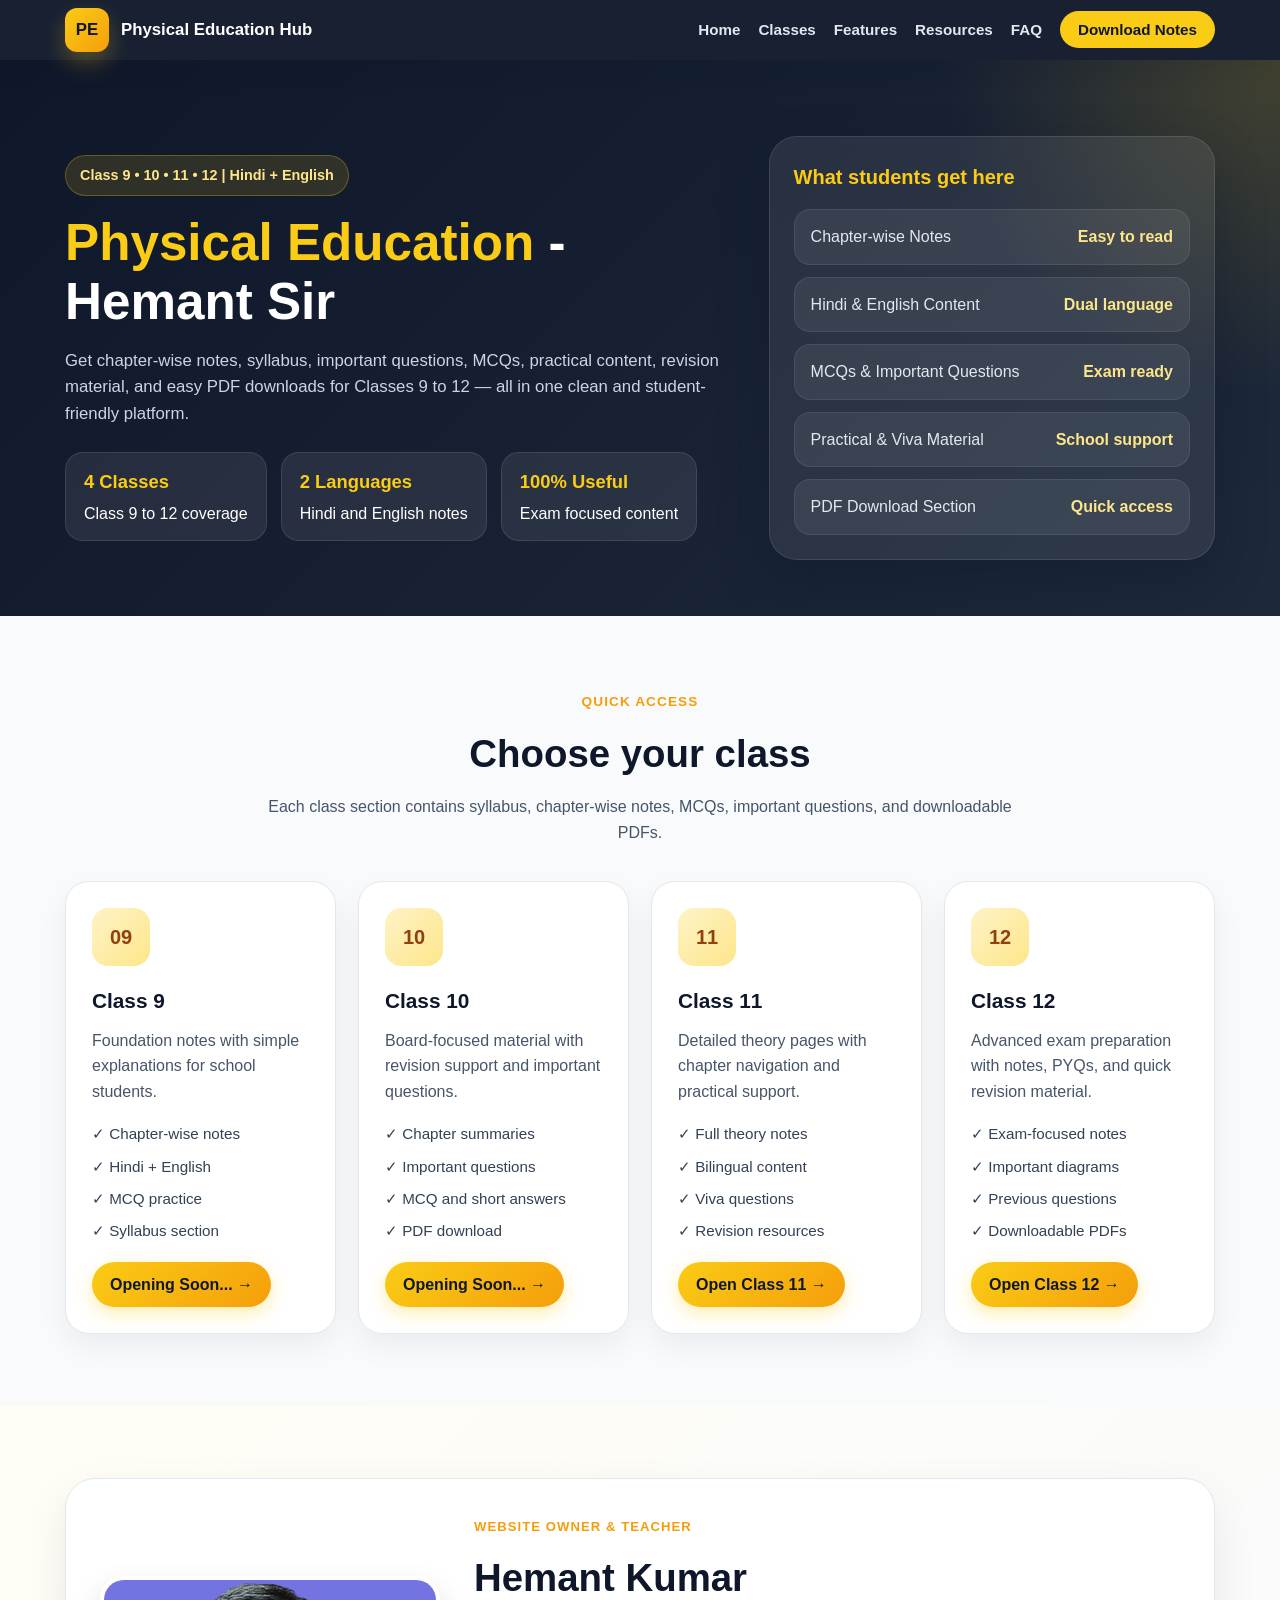
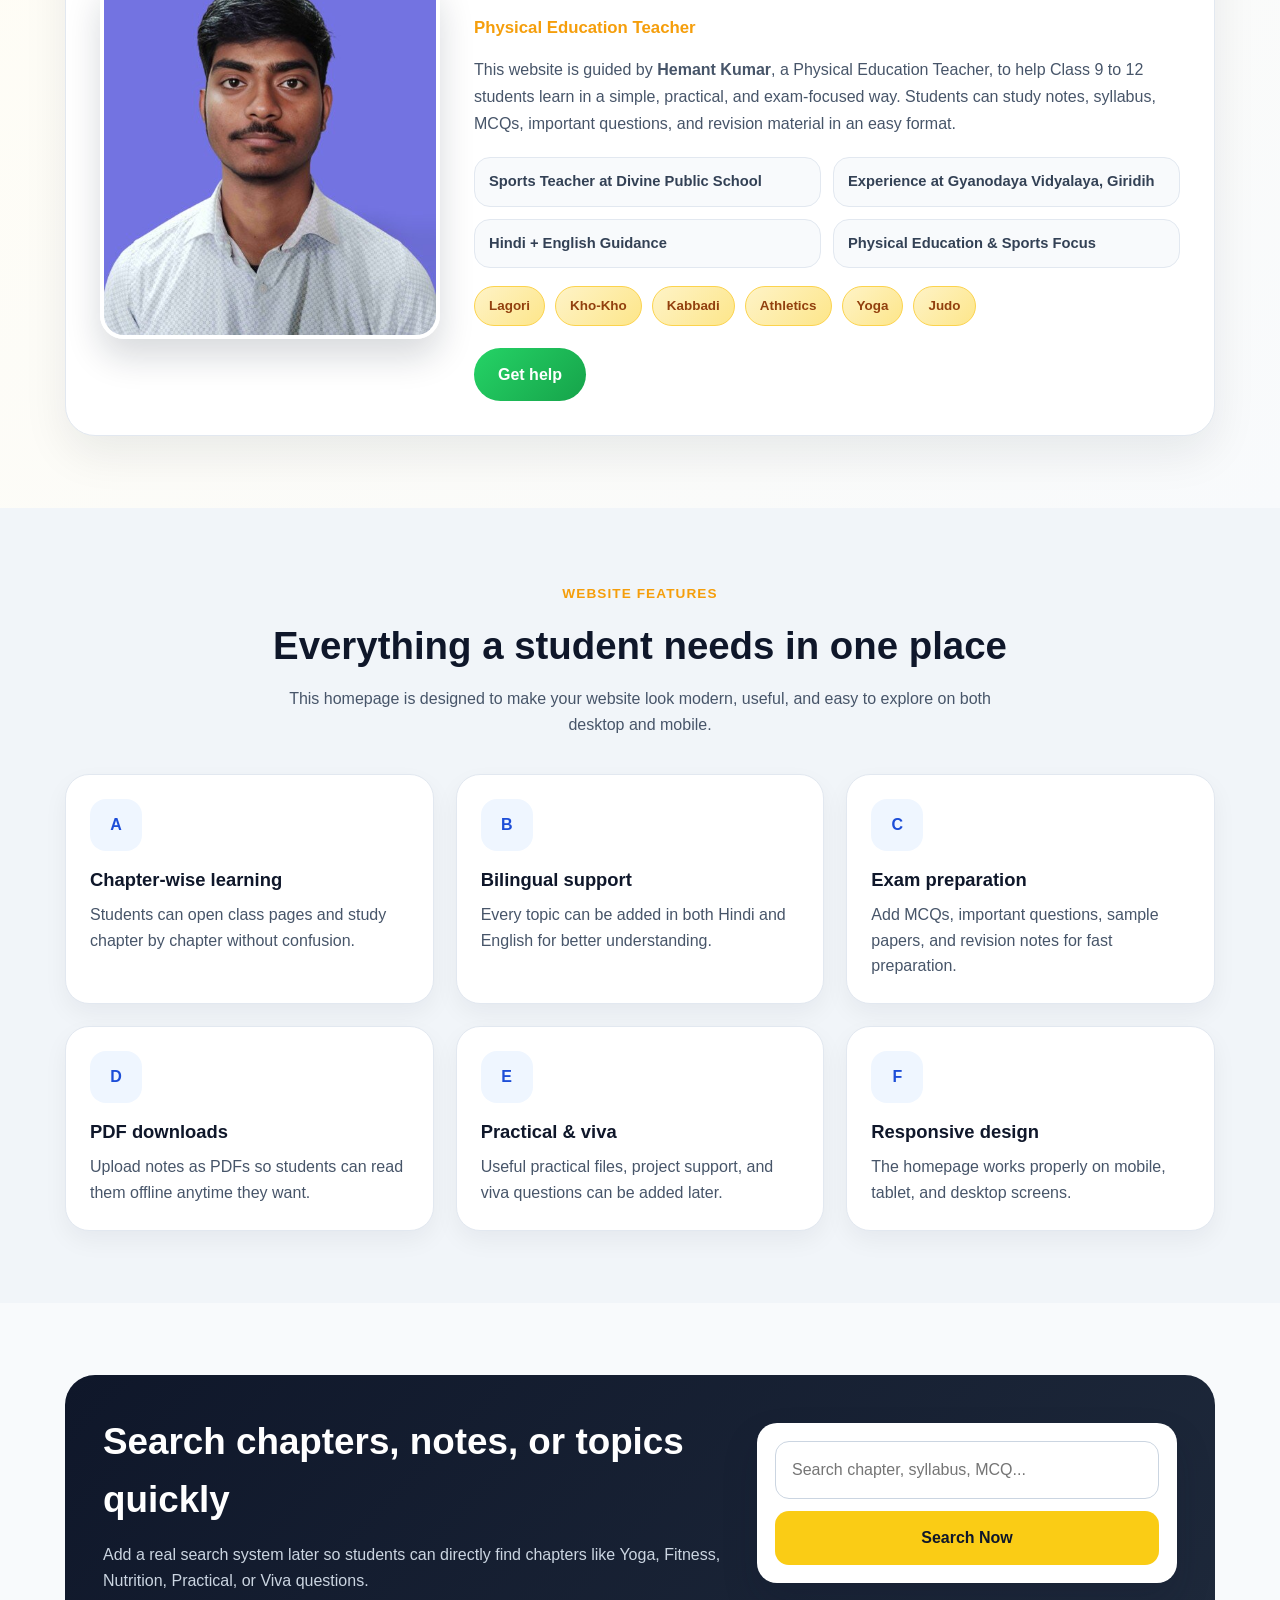
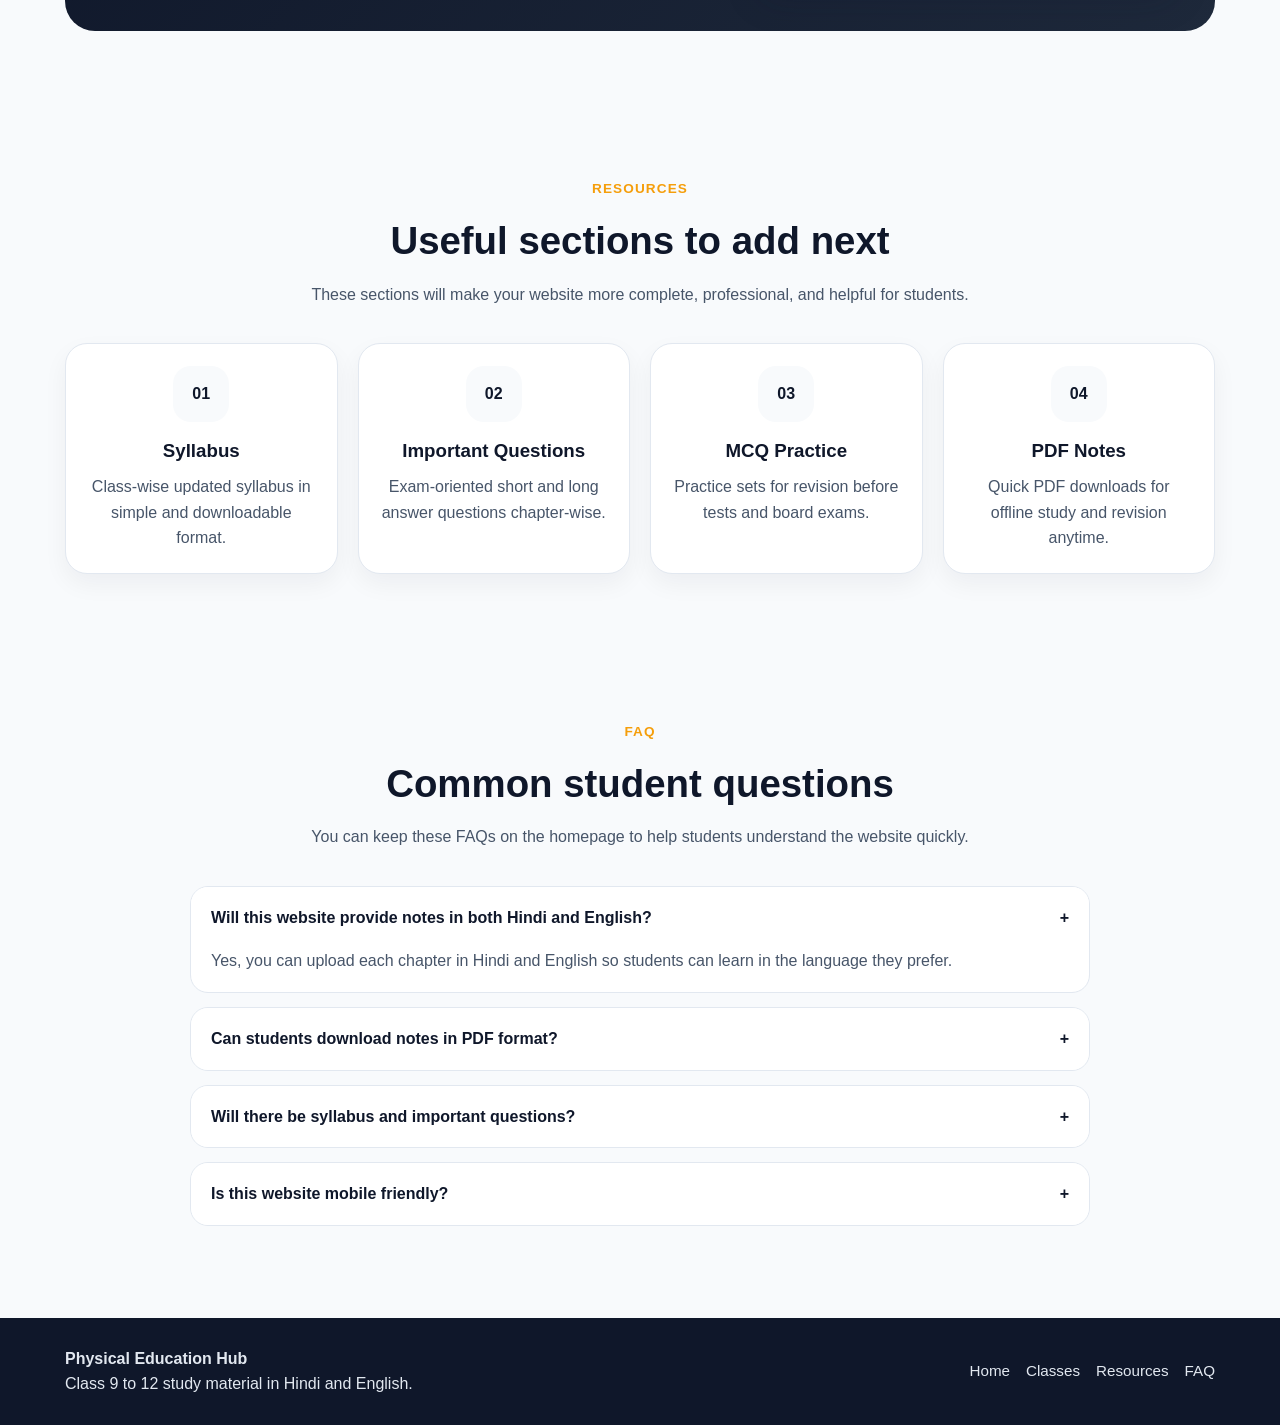
<file: index.html>
<!DOCTYPE html>
<html lang="en">
<head>
  <meta charset="UTF-8" />
  <meta name="viewport" content="width=device-width, initial-scale=1.0" />
  <title>Physical Education Hub | Class 9, 10, 11, 12 Notes</title>
  <meta name="description" content="Physical Education study website for Class 9, 10, 11, and 12 with notes in Hindi and English, syllabus, MCQs, important questions, practicals, and PDF downloads." />
  <meta name="keywords" content="Physical Education notes, class 9 physical education, class 10 physical education, class 11 physical education, class 12 physical education, Hindi notes, English notes, syllabus, MCQ" />
  <link rel="stylesheet" href="style.css">
</head>
<body>
  <header class="navbar">
    <div class="container nav-wrap">
      <a href="#" class="logo">
        <div class="logo-badge">PE</div>
        <div>
          <div>Physical Education Hub</div>
        </div>
      </a>

      <nav>
        <div class="menu-toggle" id="menuToggle">
          <span></span>
          <span></span>
          <span></span>
        </div>
        <ul class="nav-links" id="navLinks">
          <li><a href="#home">Home</a></li>
          <li><a href="#classes">Classes</a></li>
          <li><a href="#features">Features</a></li>
          <li><a href="#resources">Resources</a></li>
          <li><a href="#faq">FAQ</a></li>
          <li><a href="#" class="nav-btn">Download Notes</a></li>
        </ul>
      </nav>
    </div>
  </header>

  <section class="hero" id="home">
    <div class="container hero-grid">
      <div>
        <div class="hero-badge">Class 9 • 10 • 11 • 12 | Hindi + English</div>
        <h1><span>Physical Education</span> - Hemant Sir</h1>
        <p>
          Get chapter-wise notes, syllabus, important questions, MCQs, practical content, revision material,
          and easy PDF downloads for Classes 9 to 12 — all in one clean and student-friendly platform.
        </p>

        <div class="hero-stats">
          <div class="hero-stat">
            <strong>4 Classes</strong>
            <span>Class 9 to 12 coverage</span>
          </div>
          <div class="hero-stat">
            <strong>2 Languages</strong>
            <span>Hindi and English notes</span>
          </div>
          <div class="hero-stat">
            <strong>100% Useful</strong>
            <span>Exam focused content</span>
          </div>
        </div>
      </div>

      <div class="hero-card">
        <h3>What students get here</h3>
        <div class="subject-list">
          <div class="subject-item"><span>Chapter-wise Notes</span><span>Easy to read</span></div>
          <div class="subject-item"><span>Hindi & English Content</span><span>Dual language</span></div>
          <div class="subject-item"><span>MCQs & Important Questions</span><span>Exam ready</span></div>
          <div class="subject-item"><span>Practical & Viva Material</span><span>School support</span></div>
          <div class="subject-item"><span>PDF Download Section</span><span>Quick access</span></div>
        </div>
      </div>
    </div>
  </section>

  <section id="classes">
    <div class="container">
      <div class="section-head">
        <span class="mini">Quick Access</span>
        <h2>Choose your class</h2>
        <p>Each class section contains syllabus, chapter-wise notes, MCQs, important questions, and downloadable PDFs.</p>
      </div>

      <div class="class-grid">
        <div class="class-card">
          <div class="class-icon">09</div>
          <h3>Class 9</h3>
          <p>Foundation notes with simple explanations for school students.</p>
          <ul>
            <li>✓ Chapter-wise notes</li>
            <li>✓ Hindi + English</li>
            <li>✓ MCQ practice</li>
            <li>✓ Syllabus section</li>
          </ul>
          <a href="#" class="link">Opening Soon... →</a>
        </div>

        <div class="class-card">
          <div class="class-icon">10</div>
          <h3>Class 10</h3>
          <p>Board-focused material with revision support and important questions.</p>
          <ul>
            <li>✓ Chapter summaries</li>
            <li>✓ Important questions</li>
            <li>✓ MCQ and short answers</li>
            <li>✓ PDF download</li>
          </ul>
          <a href="#" class="link">Opening Soon... →</a>
        </div>

        <div class="class-card">
          <div class="class-icon">11</div>
          <h3>Class 11</h3>
          <p>Detailed theory pages with chapter navigation and practical support.</p>
          <ul>
            <li>✓ Full theory notes</li>
            <li>✓ Bilingual content</li>
            <li>✓ Viva questions</li>
            <li>✓ Revision resources</li>
          </ul>
          <a href="class11.html" class="link">Open Class 11 →</a>
        </div>

        <div class="class-card">
          <div class="class-icon">12</div>
          <h3>Class 12</h3>
          <p>Advanced exam preparation with notes, PYQs, and quick revision material.</p>
          <ul>
            <li>✓ Exam-focused notes</li>
            <li>✓ Important diagrams</li>
            <li>✓ Previous questions</li>
            <li>✓ Downloadable PDFs</li>
          </ul>
          <a href="class12.html" class="link">Open Class 12 →</a>
        </div>
      </div>
    </div>
  </section>

  <section class="teacher-section">
  <div class="container teacher-wrap">
    
    <div class="teacher-image">
      <img src="teacher.jpg" alt="Hemant Kumar - Physical Education Teacher">
    </div>

    <div class="teacher-content">
      <span class="mini">Website Owner & Teacher</span>
      <h2>Hemant Kumar</h2>
      <h3>Physical Education Teacher</h3>

      <p>
        This website is guided by <strong>Hemant Kumar</strong>, a Physical Education Teacher,
        to help Class 9 to 12 students learn in a simple, practical, and exam-focused way.
        Students can study notes, syllabus, MCQs, important questions, and revision material
        in an easy format.
      </p>

      <div class="teacher-highlights">
        <div class="teacher-point">Sports Teacher at Divine Public School</div>
        <div class="teacher-point">Experience at Gyanodaya Vidyalaya, Giridih</div>
        <div class="teacher-point">Hindi + English Guidance</div>
        <div class="teacher-point">Physical Education & Sports Focus</div>
      </div>

      <div class="teacher-skills">
        <span>Lagori</span>
        <span>Kho-Kho</span>
        <span>Kabbadi</span>
        <span>Athletics</span>
        <span>Yoga</span>
        <span>Judo</span>
      </div>

      <a href="https://wa.me/918210318808" target="_blank" class="teacher-btn">
        Get help
      </a>
    </div>

  </div>
</section>


  <section id="features" style="background:#f1f5f9;">
    <div class="container">
      <div class="section-head">
        <span class="mini">Website Features</span>
        <h2>Everything a student needs in one place</h2>
        <p>This homepage is designed to make your website look modern, useful, and easy to explore on both desktop and mobile.</p>
      </div>

      <div class="feature-grid">
        <div class="feature-card">
          <div class="feature-badge">A</div>
          <h3>Chapter-wise learning</h3>
          <p>Students can open class pages and study chapter by chapter without confusion.</p>
        </div>
        <div class="feature-card">
          <div class="feature-badge">B</div>
          <h3>Bilingual support</h3>
          <p>Every topic can be added in both Hindi and English for better understanding.</p>
        </div>
        <div class="feature-card">
          <div class="feature-badge">C</div>
          <h3>Exam preparation</h3>
          <p>Add MCQs, important questions, sample papers, and revision notes for fast preparation.</p>
        </div>
        <div class="feature-card">
          <div class="feature-badge">D</div>
          <h3>PDF downloads</h3>
          <p>Upload notes as PDFs so students can read them offline anytime they want.</p>
        </div>
        <div class="feature-card">
          <div class="feature-badge">E</div>
          <h3>Practical & viva</h3>
          <p>Useful practical files, project support, and viva questions can be added later.</p>
        </div>
        <div class="feature-card">
          <div class="feature-badge">F</div>
          <h3>Responsive design</h3>
          <p>The homepage works properly on mobile, tablet, and desktop screens.</p>
        </div>
      </div>
    </div>
  </section>


  <section>
    <div class="container">
      <div class="cta-band">
        <div>
          <h3>Search chapters, notes, or topics quickly</h3>
          <p>Add a real search system later so students can directly find chapters like Yoga, Fitness, Nutrition, Practical, or Viva questions.</p>
        </div>
        <div class="search-box">
          <input type="text" placeholder="Search chapter, syllabus, MCQ..." />
          <button type="button">Search Now</button>
        </div>
      </div>
    </div>
  </section>

  <section id="resources" style="background:#f8fafc;">
    <div class="container">
      <div class="section-head">
        <span class="mini">Resources</span>
        <h2>Useful sections to add next</h2>
        <p>These sections will make your website more complete, professional, and helpful for students.</p>
      </div>

      <div class="resource-grid">
        <div class="resource-card">
          <div class="num">01</div>
          <h3>Syllabus</h3>
          <p>Class-wise updated syllabus in simple and downloadable format.</p>
        </div>
        <div class="resource-card">
          <div class="num">02</div>
          <h3>Important Questions</h3>
          <p>Exam-oriented short and long answer questions chapter-wise.</p>
        </div>
        <div class="resource-card">
          <div class="num">03</div>
          <h3>MCQ Practice</h3>
          <p>Practice sets for revision before tests and board exams.</p>
        </div>
        <div class="resource-card">
          <div class="num">04</div>
          <h3>PDF Notes</h3>
          <p>Quick PDF downloads for offline study and revision anytime.</p>
        </div>
      </div>
    </div>
  </section>

  <section id="faq">
    <div class="container">
      <div class="section-head">
        <span class="mini">FAQ</span>
        <h2>Common student questions</h2>
        <p>You can keep these FAQs on the homepage to help students understand the website quickly.</p>
      </div>

      <div class="faq-list">
        <div class="faq-item active">
          <button class="faq-question">Will this website provide notes in both Hindi and English? <span>+</span></button>
          <div class="faq-answer">Yes, you can upload each chapter in Hindi and English so students can learn in the language they prefer.</div>
        </div>
        <div class="faq-item">
          <button class="faq-question">Can students download notes in PDF format? <span>+</span></button>
          <div class="faq-answer">Yes, you can create a PDF download section for each chapter or class page.</div>
        </div>
        <div class="faq-item">
          <button class="faq-question">Will there be syllabus and important questions? <span>+</span></button>
          <div class="faq-answer">Yes, syllabus, important questions, MCQs, and revision notes can all be added class-wise.</div>
        </div>
        <div class="faq-item">
          <button class="faq-question">Is this website mobile friendly? <span>+</span></button>
          <div class="faq-answer">Yes, this homepage is already designed to look good on phones, tablets, and desktop screens.</div>
        </div>
      </div>
    </div>
  </section>

  <footer class="footer">
    <div class="container footer-wrap">
      <div>
        <strong>Physical Education Hub</strong><br />
        <span>Class 9 to 12 study material in Hindi and English.</span>
      </div>
      <div class="footer-links">
        <a href="#home">Home</a>
        <a href="#classes">Classes</a>
        <a href="#resources">Resources</a>
        <a href="#faq">FAQ</a>
      </div>
    </div>
  </footer>

  <script>
    const menuToggle = document.getElementById('menuToggle');
    const navLinks = document.getElementById('navLinks');

    menuToggle.addEventListener('click', () => {
      menuToggle.classList.toggle('active');
      navLinks.classList.toggle('show');
    });

    document.querySelectorAll('.faq-question').forEach((button) => {
      button.addEventListener('click', () => {
        const item = button.parentElement;
        item.classList.toggle('active');
      });
    });
  </script>
</body>
</html>
</file>
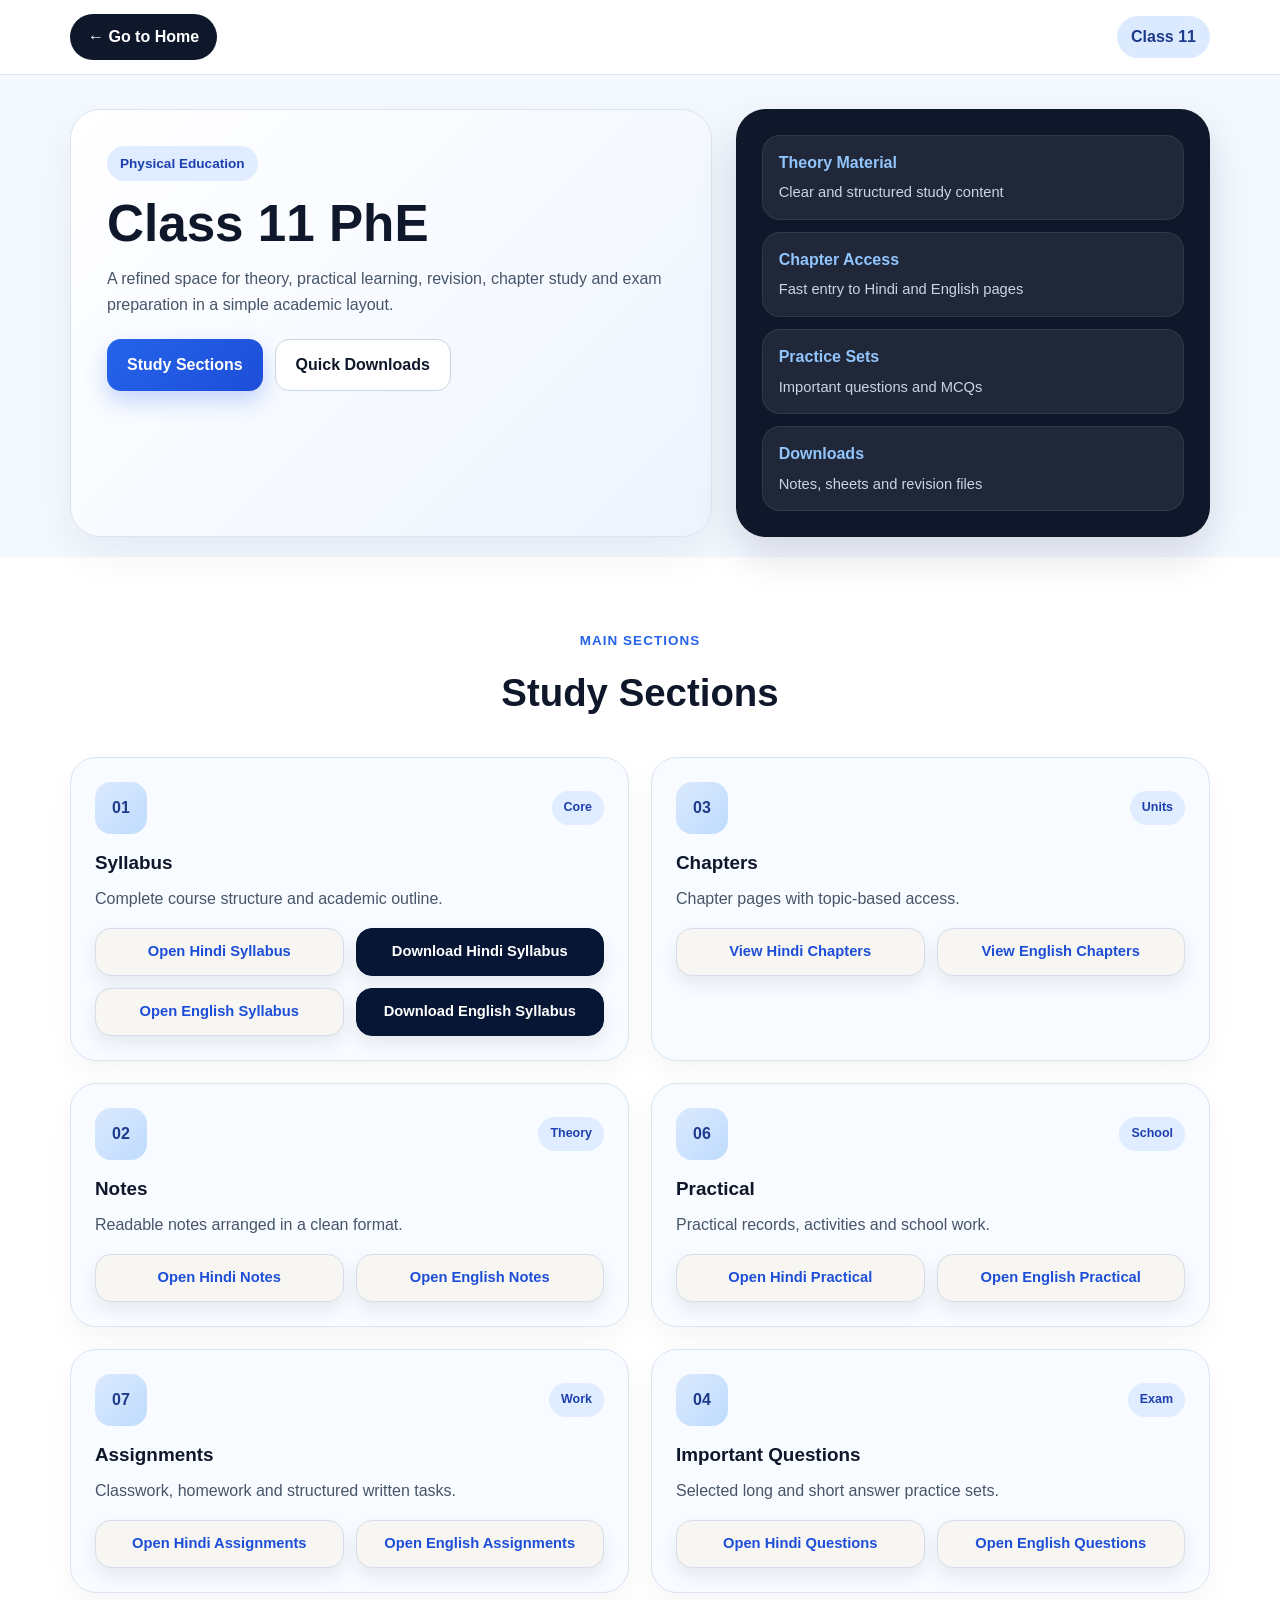
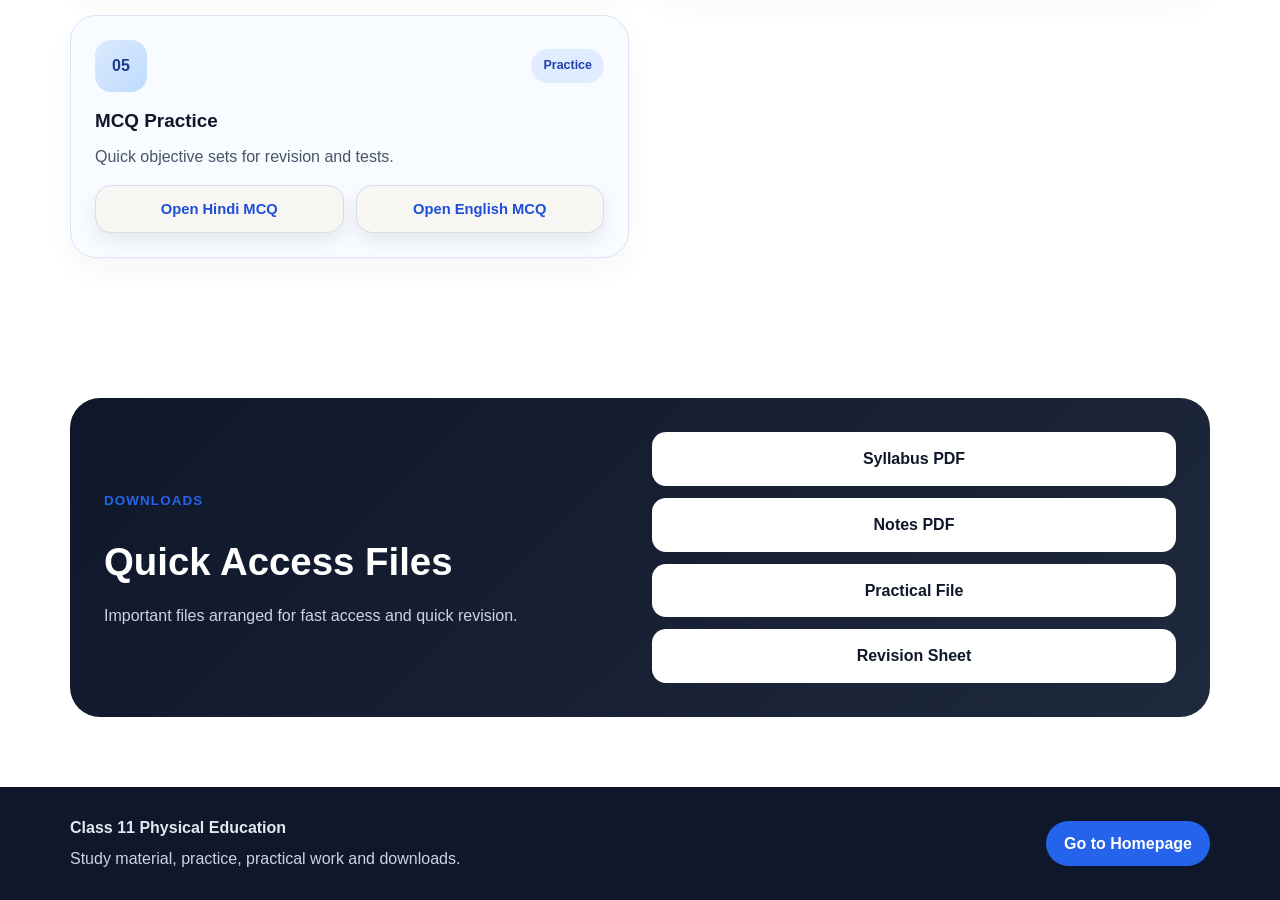
<file: class11.html>
<!DOCTYPE html>
<html lang="en">
<head>
    <meta charset="UTF-8">
    <meta name="viewport" content="width=device-width, initial-scale=1.0">
    <title>Class 11 Physical Education</title>
    <meta name="description" content="Class 11 Physical Education - syllabus, notes, chapters, important questions, practicals, MCQs and downloads.">
    <link rel="stylesheet" href="class.css">
</head>
<body>

    <div class="topbar">
        <div class="container topbar-wrap">
            <a href="index.html" class="home-btn">← Go to Home</a>
            <div class="class-badge">Class 11</div>
        </div>
    </div>

    <section class="hero">
        <div class="container hero-grid">
            <div class="hero-left">
                <span class="hero-label">Physical Education</span>
                <h1>Class 11 PhE</h1>
                <p>
                    A refined space for theory, practical learning, revision,
                    chapter study and exam preparation in a simple academic layout.
                </p>

                <div class="hero-actions">
                    <a href="#sections" class="btn btn-primary">Study Sections</a>
                    <a href="#downloads" class="btn btn-secondary">Quick Downloads</a>
                </div>
            </div>

            <div class="hero-right">
                <div class="hero-card">
                    <div class="hero-card-item">
                        <strong>Theory Material</strong>
                        <span>Clear and structured study content</span>
                    </div>
                    <div class="hero-card-item">
                        <strong>Chapter Access</strong>
                        <span>Fast entry to Hindi and English pages</span>
                    </div>
                    <div class="hero-card-item">
                        <strong>Practice Sets</strong>
                        <span>Important questions and MCQs</span>
                    </div>
                    <div class="hero-card-item">
                        <strong>Downloads</strong>
                        <span>Notes, sheets and revision files</span>
                    </div>
                </div>
            </div>
        </div>
    </section>

    <section class="sections-area" id="sections">
        <div class="container">
            <div class="section-head">
                <span class="mini-title">Main Sections</span>
                <h2>Study Sections</h2>
            </div>

            <div class="section-grid">

                <!-- SYLLABUS -->
                <div class="section-card">
                    <div class="card-top">
                        <span class="card-number">01</span>
                        <span class="card-tag">Core</span>
                    </div>
                    <h3>Syllabus</h3>
                    <p>Complete course structure and academic outline.</p>

                    <div class="button-grid">
                        <a href="class11_pdf/class11_hindi_syllabus.pdf" class="action-btn open-btn">Open Hindi Syllabus</a>
                        <a href="class11_hindi_syllabus.pdf" target="_blank" download class="action-btn download-btn-small">Download Hindi Syllabus</a>

                        <a href="class11_pdf/class11_english_syllabus.pdf" class="action-btn open-btn">Open English Syllabus</a>
                        <a href="class11_english_syllabus.pdf" target="_blank" download class="action-btn download-btn-small">Download English Syllabus</a>
                    </div>
                </div>

                
                <!-- CHAPTERS -->
                <div class="section-card">
                    <div class="card-top">
                        <span class="card-number">03</span>
                        <span class="card-tag">Units</span>
                    </div>
                    <h3>Chapters</h3>
                    <p>Chapter pages with topic-based access.</p>
                    
                    <div class="button-grid">
                        <a href="class11_hindi_chapter.html" class="action-btn open-btn">View Hindi Chapters</a>
                        
                        <a href="class11_english_chapters.html" class="action-btn open-btn">View English Chapters</a>
                    </div>
                </div>


                <!-- NOTES -->
                <div class="section-card">
                    <div class="card-top">
                        <span class="card-number">02</span>
                        <span class="card-tag">Theory</span>
                    </div>
                    <h3>Notes</h3>
                    <p>Readable notes arranged in a clean format.</p>

                    <div class="button-grid">
                        <a href="class11_hindi_notes.html" class="action-btn open-btn">Open Hindi Notes</a>

                        <a href="class11_english_notes.html" class="action-btn open-btn">Open English Notes</a>
    
                    </div>
                </div>

                <!-- PRACTICAL -->
                <div class="section-card">
                    <div class="card-top">
                        <span class="card-number">06</span>
                        <span class="card-tag">School</span>
                    </div>
                    <h3>Practical</h3>
                    <p>Practical records, activities and school work.</p>

                    <div class="button-grid">
                        <a href="class11-practical-hindi.html" class="action-btn open-btn">Open Hindi Practical</a>
                        
                        <a href="class11-practical-english.html" class="action-btn open-btn">Open English Practical</a>
                        
                    </div>
                </div>

                <!-- ASSIGNMENTS -->
                <div class="section-card">
                    <div class="card-top">
                        <span class="card-number">07</span>
                        <span class="card-tag">Work</span>
                    </div>
                    <h3>Assignments</h3>
                    <p>Classwork, homework and structured written tasks.</p>

                    <div class="button-grid">
                        <a href="class11-assignments-hindi.html" class="action-btn open-btn">Open Hindi Assignments</a>
                        
                        <a href="class11-assignments-english.html" class="action-btn open-btn">Open English Assignments</a>
                        
                    </div>
                </div>

                <!-- IMPORTANT QUESTIONS -->
                <div class="section-card">
                    <div class="card-top">
                        <span class="card-number">04</span>
                        <span class="card-tag">Exam</span>
                    </div>
                    <h3>Important Questions</h3>
                    <p>Selected long and short answer practice sets.</p>

                    <div class="button-grid">
                        <a href="class11-important-questions-hindi.html" class="action-btn open-btn">Open Hindi Questions</a>
                        
                        <a href="class11-important-questions-english.html" class="action-btn open-btn">Open English Questions</a>
                        
                    </div>
                </div>

                <!-- MCQ -->
                <div class="section-card">
                    <div class="card-top">
                        <span class="card-number">05</span>
                        <span class="card-tag">Practice</span>
                    </div>
                    <h3>MCQ Practice</h3>
                    <p>Quick objective sets for revision and tests.</p>

                    <div class="button-grid">
                        <a href="class11-mcq-hindi.html" class="action-btn open-btn">Open Hindi MCQ</a>
                        
                        <a href="class11-mcq-english.html" class="action-btn open-btn">Open English MCQ</a>
                        
                    </div>
                </div>


            </div>
        </div>
    </section>

    <section class="downloads-section" id="downloads">
        <div class="container">
            <div class="download-box">
                <div class="download-left">
                    <span class="mini-title">Downloads</span>
                    <h2>Quick Access Files</h2>
                    <p>Important files arranged for fast access and quick revision.</p>
                </div>

                <div class="download-right">
                    <a href="pdf/class11/syllabus/hindi-syllabus.pdf" target="_blank" download class="download-btn">Syllabus PDF</a>
                    <a href="pdf/class11/notes/english-notes.pdf" target="_blank" download class="download-btn">Notes PDF</a>
                    <a href="pdf/class11/practical/english-practical.pdf" target="_blank" download class="download-btn">Practical File</a>
                    <a href="pdf/class11/downloads/english-downloads.pdf" target="_blank" download class="download-btn">Revision Sheet</a>
                </div>
            </div>
        </div>
    </section>

    <footer class="footer">
        <div class="container footer-wrap">
            <div>
                <strong>Class 11 Physical Education</strong>
                <p>Study material, practice, practical work and downloads.</p>
            </div>

            <a href="index.html" class="footer-home">Go to Homepage</a>
        </div>
    </footer>

</body>
</html>
</file>
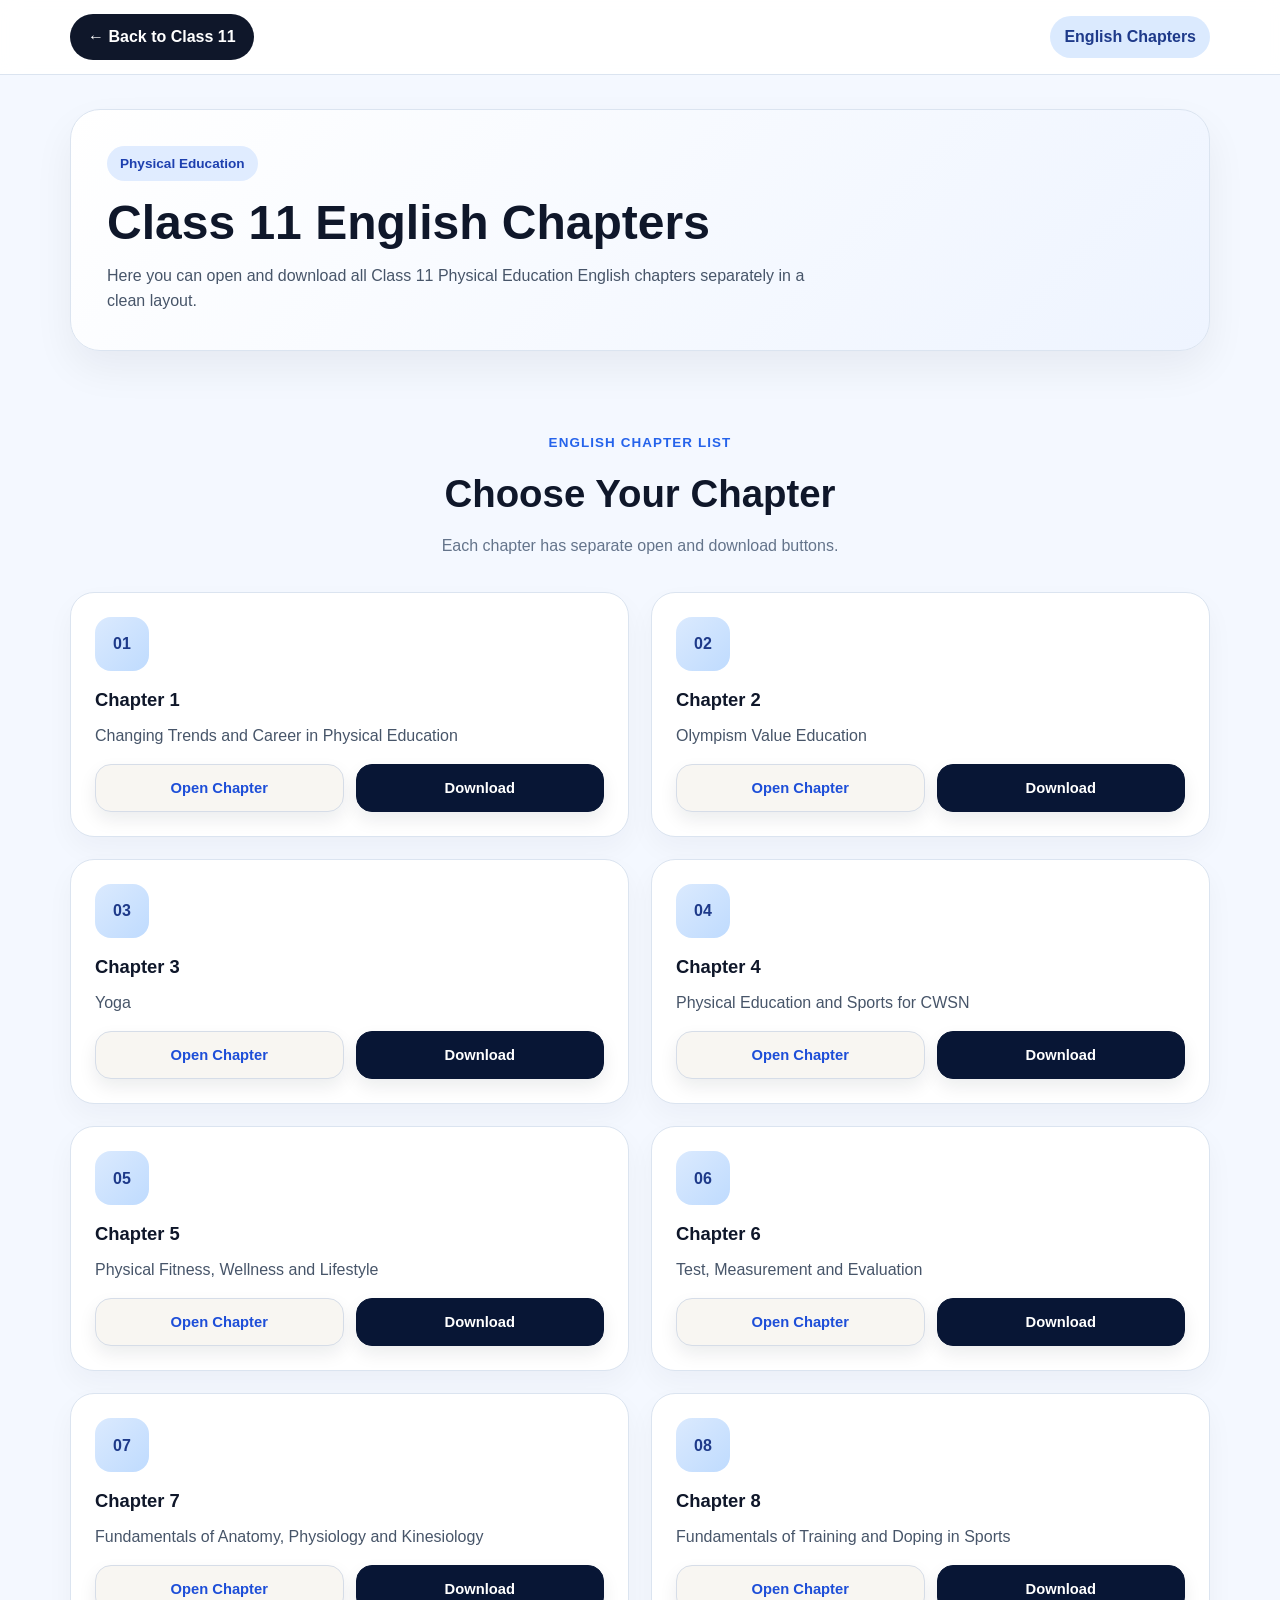
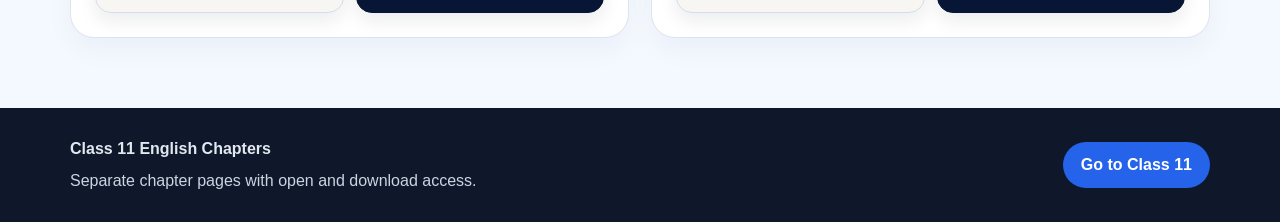
<file: class11_english_chapters.html>
<!DOCTYPE html>
<html lang="en">
<head>
    <meta charset="UTF-8" />
    <meta name="viewport" content="width=device-width, initial-scale=1.0" />
    <title>Class 11 English Chapters | Physical Education</title>
    <meta name="description" content="Class 11 Physical Education English chapter pages with open and download buttons." />
    <link rel="stylesheet" href="chapter-pages.css" />
</head>
<body>

    <div class="topbar">
        <div class="container topbar-wrap">
            <a href="class11.html" class="home-btn">← Back to Class 11</a>
            <div class="class-badge">English Chapters</div>
        </div>
    </div>

    <section class="hero">
        <div class="container hero-box">
            <span class="hero-label">Physical Education</span>
            <h1>Class 11 English Chapters</h1>
            <p>
                Here you can open and download all Class 11 Physical Education English
                chapters separately in a clean layout.
            </p>
        </div>
    </section>

    <section class="chapters-section">
        <div class="container">
            <div class="section-head">
                <span class="mini-title">English Chapter List</span>
                <h2>Choose Your Chapter</h2>
                <p class="section-subtext">Each chapter has separate open and download buttons.</p>
            </div>

            <div class="chapter-grid">

                <div class="chapter-card">
                    <div class="chapter-number">01</div>
                    <h3>Chapter 1</h3>
                    <p>Changing Trends and Career in Physical Education</p>
                    <div class="button-grid">
                        <a href="pdf/class11/chapters/english/chapter1.pdf" class="action-btn open-btn" target="_blank">Open Chapter</a>
                        <a href="pdf/class11/chapters/english/chapter1.pdf" class="action-btn download-btn-small" download>Download</a>
                    </div>
                </div>

                <div class="chapter-card">
                    <div class="chapter-number">02</div>
                    <h3>Chapter 2</h3>
                    <p>Olympism Value Education</p>
                    <div class="button-grid">
                        <a href="pdf/class11/chapters/english/chapter2.pdf" class="action-btn open-btn" target="_blank">Open Chapter</a>
                        <a href="pdf/class11/chapters/english/chapter2.pdf" class="action-btn download-btn-small" download>Download</a>
                    </div>
                </div>

                <div class="chapter-card">
                    <div class="chapter-number">03</div>
                    <h3>Chapter 3</h3>
                    <p>Yoga</p>
                    <div class="button-grid">
                        <a href="pdf/class11/chapters/english/chapter3.pdf" class="action-btn open-btn" target="_blank">Open Chapter</a>
                        <a href="pdf/class11/chapters/english/chapter3.pdf" class="action-btn download-btn-small" download>Download</a>
                    </div>
                </div>

                <div class="chapter-card">
                    <div class="chapter-number">04</div>
                    <h3>Chapter 4</h3>
                    <p>Physical Education and Sports for CWSN</p>
                    <div class="button-grid">
                        <a href="pdf/class11/chapters/english/chapter4.pdf" class="action-btn open-btn" target="_blank">Open Chapter</a>
                        <a href="pdf/class11/chapters/english/chapter4.pdf" class="action-btn download-btn-small" download>Download</a>
                    </div>
                </div>

                <div class="chapter-card">
                    <div class="chapter-number">05</div>
                    <h3>Chapter 5</h3>
                    <p>Physical Fitness, Wellness and Lifestyle</p>
                    <div class="button-grid">
                        <a href="pdf/class11/chapters/english/chapter5.pdf" class="action-btn open-btn" target="_blank">Open Chapter</a>
                        <a href="pdf/class11/chapters/english/chapter5.pdf" class="action-btn download-btn-small" download>Download</a>
                    </div>
                </div>

                <div class="chapter-card">
                    <div class="chapter-number">06</div>
                    <h3>Chapter 6</h3>
                    <p>Test, Measurement and Evaluation</p>
                    <div class="button-grid">
                        <a href="pdf/class11/chapters/english/chapter6.pdf" class="action-btn open-btn" target="_blank">Open Chapter</a>
                        <a href="pdf/class11/chapters/english/chapter6.pdf" class="action-btn download-btn-small" download>Download</a>
                    </div>
                </div>

                <div class="chapter-card">
                    <div class="chapter-number">07</div>
                    <h3>Chapter 7</h3>
                    <p>Fundamentals of Anatomy, Physiology and Kinesiology</p>
                    <div class="button-grid">
                        <a href="pdf/class11/chapters/english/chapter7.pdf" class="action-btn open-btn" target="_blank">Open Chapter</a>
                        <a href="pdf/class11/chapters/english/chapter7.pdf" class="action-btn download-btn-small" download>Download</a>
                    </div>
                </div>

                <div class="chapter-card">
                    <div class="chapter-number">08</div>
                    <h3>Chapter 8</h3>
                    <p>Fundamentals of Training and Doping in Sports</p>
                    <div class="button-grid">
                        <a href="pdf/class11/chapters/english/chapter8.pdf" class="action-btn open-btn" target="_blank">Open Chapter</a>
                        <a href="pdf/class11/chapters/english/chapter8.pdf" class="action-btn download-btn-small" download>Download</a>
                    </div>
                </div>

            </div>
        </div>
    </section>

    <footer class="footer">
        <div class="container footer-wrap">
            <div>
                <strong>Class 11 English Chapters</strong>
                <p>Separate chapter pages with open and download access.</p>
            </div>
            <a href="class11.html" class="footer-home">Go to Class 11</a>
        </div>
    </footer>

</body>
</html>
</file>
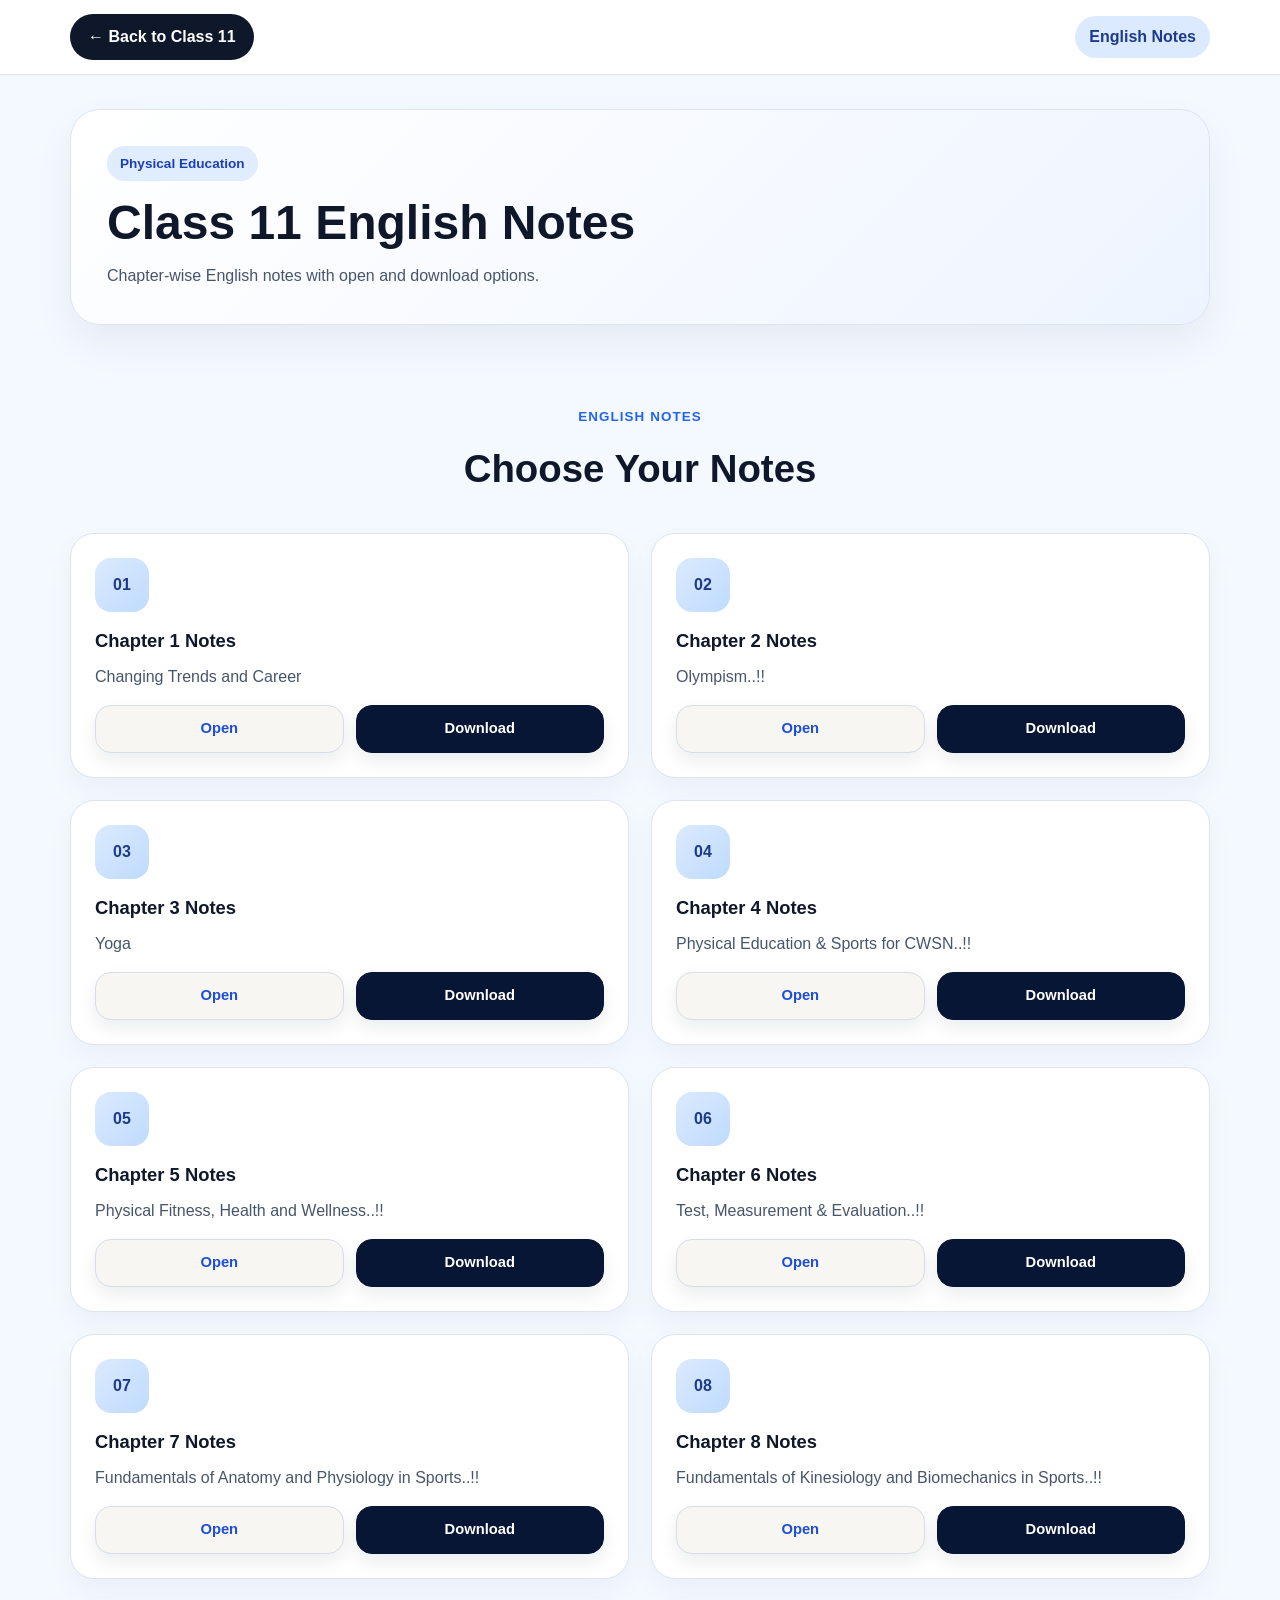
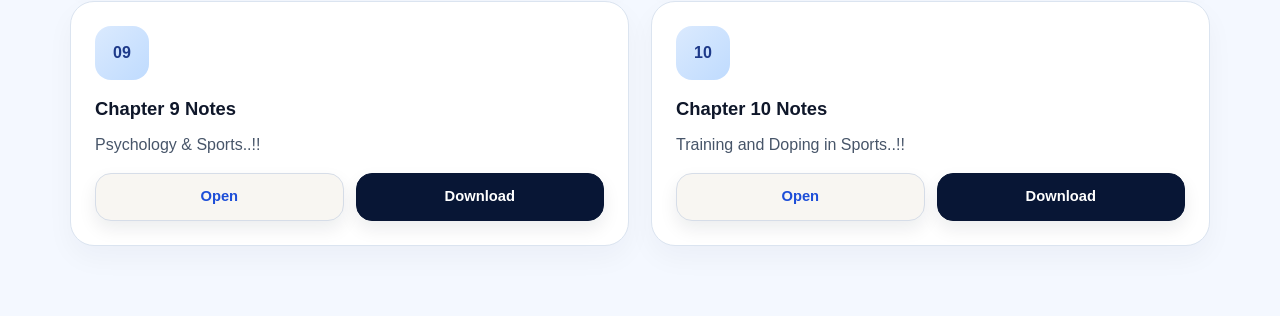
<file: class11_english_notes.html>
<!DOCTYPE html>
<html lang="en">

<head>
    <meta charset="UTF-8">
    <meta name="viewport" content="width=device-width, initial-scale=1.0">
    <title>Class 11 English Notes</title>
    <link rel="stylesheet" href="chapter-pages.css">
</head>

<body>

    <!-- TOPBAR -->
    <div class="topbar">
        <div class="container topbar-wrap">
            <a href="class11.html" class="home-btn">← Back to Class 11</a>
            <div class="class-badge">English Notes</div>
        </div>
    </div>

    <!-- HERO -->
    <section class="hero">
        <div class="container hero-box">
            <span class="hero-label">Physical Education</span>
            <h1>Class 11 English Notes</h1>
            <p>Chapter-wise English notes with open and download options.</p>
        </div>
    </section>

    <!-- NOTES SECTION -->
    <section class="chapters-section">
        <div class="container">

            <div class="section-head">
                <span class="mini-title">English Notes</span>
                <h2>Choose Your Notes</h2>
            </div>

            <div class="chapter-grid">

                <div class="chapter-card">
                    <div class="chapter-number">01</div>
                    <h3>Chapter 1 Notes</h3>
                    <p>Changing Trends and Career</p>

                    <div class="button-grid">
                        <a href="class11_pdf/notes_ch-01.pdf" target="_blank" class="action-btn open-btn">Open</a>
                        <a href="class11_pdf/notes_ch-01.pdf" download
                            class="action-btn download-btn-small">Download</a>
                    </div>
                </div>

                <div class="chapter-card">
                    <div class="chapter-number">02</div>
                    <h3>Chapter 2 Notes</h3>
                    <p>Olympism..!!</p>

                    <div class="button-grid">
                        <a href="class11_pdf/notes_ch-02.pdf" target="_blank" class="action-btn open-btn">Open</a>
                        <a href="class11_pdf/notes_ch-02.pdf" download
                            class="action-btn download-btn-small">Download</a>
                    </div>
                </div>

                <div class="chapter-card">
                    <div class="chapter-number">03</div>
                    <h3>Chapter 3 Notes</h3>
                    <p>Yoga</p>

                    <div class="button-grid">
                        <a href="class11_pdf/notes_ch-03.pdf" target="_blank" class="action-btn open-btn">Open</a>
                        <a href="class11_pdf/notes_ch-03.pdf" download
                            class="action-btn download-btn-small">Download</a>
                    </div>
                </div>

                <div class="chapter-card">
                    <div class="chapter-number">04</div>
                    <h3>Chapter 4 Notes</h3>
                    <p>Physical Education & Sports
                        for CWSN..!!</p>

                    <div class="button-grid">
                        <a href="class11_pdf/notes_ch-04.pdf" target="_blank" class="action-btn open-btn">Open</a>
                        <a href="class11_pdf/notes_ch-04.pdf" download
                            class="action-btn download-btn-small">Download</a>
                    </div>
                </div>

                <div class="chapter-card">
                    <div class="chapter-number">05</div>
                    <h3>Chapter 5 Notes</h3>
                    <p>Physical Fitness, Health
                        and Wellness..!!</p>

                    <div class="button-grid">
                        <a href="class11_pdf/notes_ch-05.pdf" target="_blank" class="action-btn open-btn">Open</a>
                        <a href="class11_pdf/notes_ch-05.pdf" download
                            class="action-btn download-btn-small">Download</a>
                    </div>
                </div>

                <div class="chapter-card">
                    <div class="chapter-number">06</div>
                    <h3>Chapter 6 Notes</h3>
                    <p>Test, Measurement
                        & Evaluation..!!</p>

                    <div class="button-grid">
                        <a href="class11_pdf/notes_ch-06.pdf" target="_blank" class="action-btn open-btn">Open</a>
                        <a href="class11_pdf/notes_ch-06.pdf" download
                            class="action-btn download-btn-small">Download</a>
                    </div>
                </div>

                <div class="chapter-card">
                    <div class="chapter-number">07</div>
                    <h3>Chapter 7 Notes</h3>
                    <p>Fundamentals of Anatomy
                        and Physiology in Sports..!!</p>

                    <div class="button-grid">
                        <a href="class11_pdf/notes_ch-07.pdf" target="_blank" class="action-btn open-btn">Open</a>
                        <a href="class11_pdf/notes_ch-07.pdf" download
                            class="action-btn download-btn-small">Download</a>
                    </div>
                </div>

                <div class="chapter-card">
                    <div class="chapter-number">08</div>
                    <h3>Chapter 8 Notes</h3>
                    <p>Fundamentals of Kinesiology and Biomechanics in Sports..!!</p>

                    <div class="button-grid">
                        <a href="class11_pdf/notes_ch-08.pdf" target="_blank" class="action-btn open-btn">Open</a>
                        <a href="class11_pdf/notes_ch-08.pdf" download
                            class="action-btn download-btn-small">Download</a>
                    </div>
                </div>

                <div class="chapter-card">
                    <div class="chapter-number">09</div>
                    <h3>Chapter 9 Notes</h3>
                    <p>Psychology & Sports..!!</p>

                    <div class="button-grid">
                        <a href="class11_pdf/notes_ch-09.pdf" target="_blank" class="action-btn open-btn">Open</a>
                        <a href="class11_pdf/notes_ch-09.pdf" download
                            class="action-btn download-btn-small">Download</a>
                    </div>
                </div>
                <div class="chapter-card">
                    <div class="chapter-number">10</div>
                    <h3>Chapter 10 Notes</h3>
                    <p>Training and Doping in
                        Sports..!!</p>

                    <div class="button-grid">
                        <a href="class11_pdf/notes_ch-10.pdf" target="_blank" class="action-btn open-btn">Open</a>
                        <a href="class11_pdf/notes_ch-10.pdf.pdf" download
                            class="action-btn download-btn-small">Download</a>
                    </div>
                </div>

            </div>

        </div>
    </section>

</body>

</html>
</file>
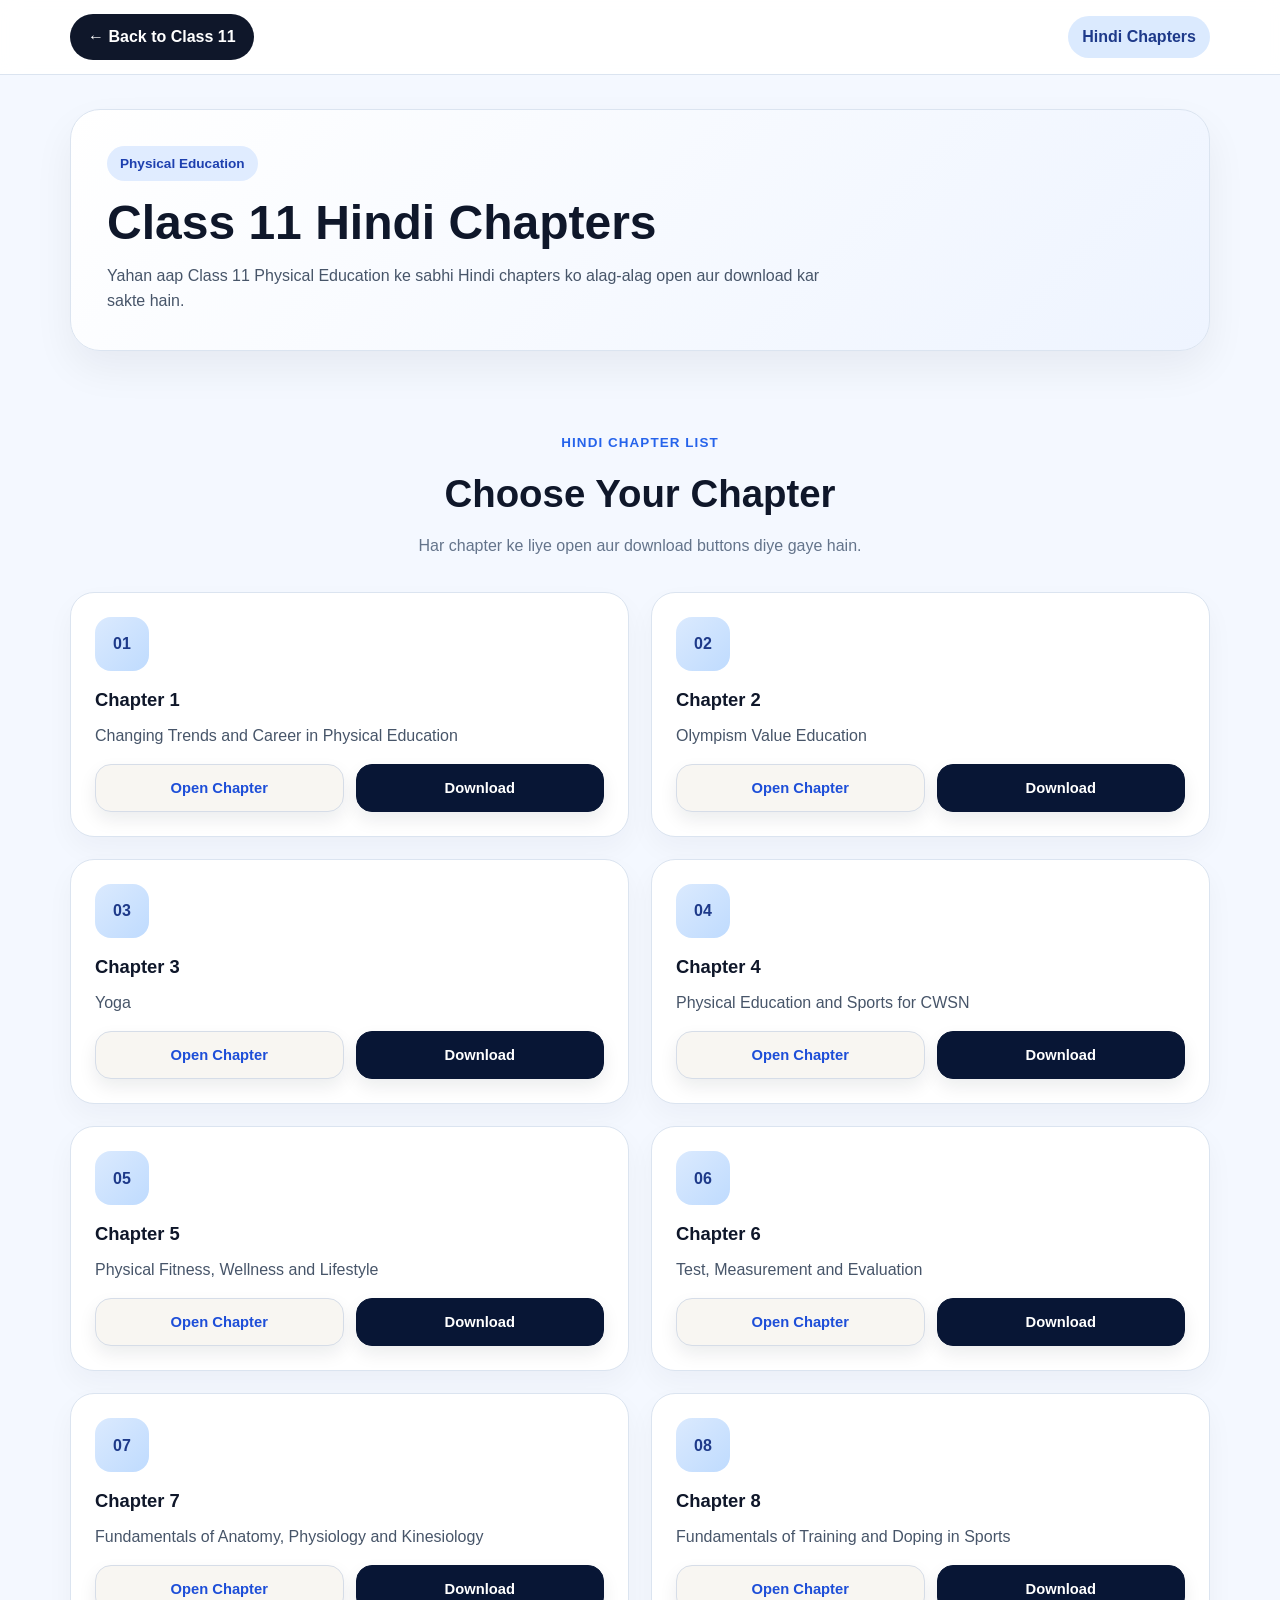
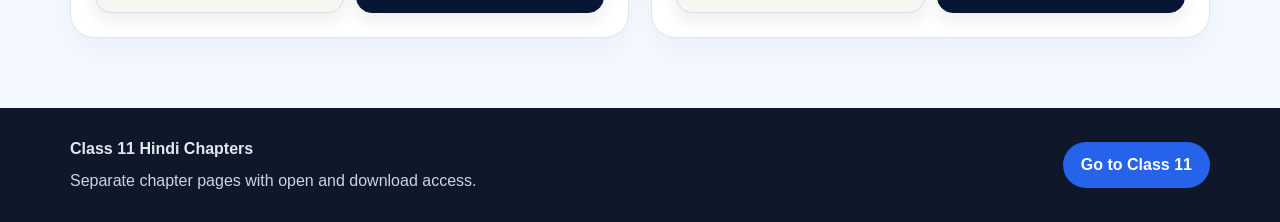
<file: class11_hindi_chapter.html>
<!DOCTYPE html>
<html lang="hi">
<head>
    <meta charset="UTF-8" />
    <meta name="viewport" content="width=device-width, initial-scale=1.0" />
    <title>Class 11 Hindi Chapters | Physical Education</title>
    <meta name="description" content="Class 11 Physical Education Hindi chapter pages with open and download buttons." />
    <link rel="stylesheet" href="chapter-pages.css" />
</head>
<body>

    <div class="topbar">
        <div class="container topbar-wrap">
            <a href="class11.html" class="home-btn">← Back to Class 11</a>
            <div class="class-badge">Hindi Chapters</div>
        </div>
    </div>

    <section class="hero">
        <div class="container hero-box">
            <span class="hero-label">Physical Education</span>
            <h1>Class 11 Hindi Chapters</h1>
            <p>
                Yahan aap Class 11 Physical Education ke sabhi Hindi chapters ko alag-alag
                open aur download kar sakte hain.
            </p>
        </div>
    </section>

    <section class="chapters-section">
        <div class="container">
            <div class="section-head">
                <span class="mini-title">Hindi Chapter List</span>
                <h2>Choose Your Chapter</h2>
                <p class="section-subtext">Har chapter ke liye open aur download buttons diye gaye hain.</p>
            </div>

            <div class="chapter-grid">

                <div class="chapter-card">
                    <div class="chapter-number">01</div>
                    <h3>Chapter 1</h3>
                    <p>Changing Trends and Career in Physical Education</p>
                    <div class="button-grid">
                        <a href="pdf/class11/chapters/hindi/chapter1.pdf" class="action-btn open-btn" target="_blank">Open Chapter</a>
                        <a href="pdf/class11/chapters/hindi/chapter1.pdf" class="action-btn download-btn-small" download>Download</a>
                    </div>
                </div>

                <div class="chapter-card">
                    <div class="chapter-number">02</div>
                    <h3>Chapter 2</h3>
                    <p>Olympism Value Education</p>
                    <div class="button-grid">
                        <a href="pdf/class11/chapters/hindi/chapter2.pdf" class="action-btn open-btn" target="_blank">Open Chapter</a>
                        <a href="pdf/class11/chapters/hindi/chapter2.pdf" class="action-btn download-btn-small" download>Download</a>
                    </div>
                </div>

                <div class="chapter-card">
                    <div class="chapter-number">03</div>
                    <h3>Chapter 3</h3>
                    <p>Yoga</p>
                    <div class="button-grid">
                        <a href="pdf/class11/chapters/hindi/chapter3.pdf" class="action-btn open-btn" target="_blank">Open Chapter</a>
                        <a href="pdf/class11/chapters/hindi/chapter3.pdf" class="action-btn download-btn-small" download>Download</a>
                    </div>
                </div>

                <div class="chapter-card">
                    <div class="chapter-number">04</div>
                    <h3>Chapter 4</h3>
                    <p>Physical Education and Sports for CWSN</p>
                    <div class="button-grid">
                        <a href="pdf/class11/chapters/hindi/chapter4.pdf" class="action-btn open-btn" target="_blank">Open Chapter</a>
                        <a href="pdf/class11/chapters/hindi/chapter4.pdf" class="action-btn download-btn-small" download>Download</a>
                    </div>
                </div>

                <div class="chapter-card">
                    <div class="chapter-number">05</div>
                    <h3>Chapter 5</h3>
                    <p>Physical Fitness, Wellness and Lifestyle</p>
                    <div class="button-grid">
                        <a href="pdf/class11/chapters/hindi/chapter5.pdf" class="action-btn open-btn" target="_blank">Open Chapter</a>
                        <a href="pdf/class11/chapters/hindi/chapter5.pdf" class="action-btn download-btn-small" download>Download</a>
                    </div>
                </div>

                <div class="chapter-card">
                    <div class="chapter-number">06</div>
                    <h3>Chapter 6</h3>
                    <p>Test, Measurement and Evaluation</p>
                    <div class="button-grid">
                        <a href="pdf/class11/chapters/hindi/chapter6.pdf" class="action-btn open-btn" target="_blank">Open Chapter</a>
                        <a href="pdf/class11/chapters/hindi/chapter6.pdf" class="action-btn download-btn-small" download>Download</a>
                    </div>
                </div>

                <div class="chapter-card">
                    <div class="chapter-number">07</div>
                    <h3>Chapter 7</h3>
                    <p>Fundamentals of Anatomy, Physiology and Kinesiology</p>
                    <div class="button-grid">
                        <a href="pdf/class11/chapters/hindi/chapter7.pdf" class="action-btn open-btn" target="_blank">Open Chapter</a>
                        <a href="pdf/class11/chapters/hindi/chapter7.pdf" class="action-btn download-btn-small" download>Download</a>
                    </div>
                </div>

                <div class="chapter-card">
                    <div class="chapter-number">08</div>
                    <h3>Chapter 8</h3>
                    <p>Fundamentals of Training and Doping in Sports</p>
                    <div class="button-grid">
                        <a href="pdf/class11/chapters/hindi/chapter8.pdf" class="action-btn open-btn" target="_blank">Open Chapter</a>
                        <a href="pdf/class11/chapters/hindi/chapter8.pdf" class="action-btn download-btn-small" download>Download</a>
                    </div>
                </div>

            </div>
        </div>
    </section>

    <footer class="footer">
        <div class="container footer-wrap">
            <div>
                <strong>Class 11 Hindi Chapters</strong>
                <p>Separate chapter pages with open and download access.</p>
            </div>
            <a href="class11.html" class="footer-home">Go to Class 11</a>
        </div>
    </footer>

</body>
</html>
</file>
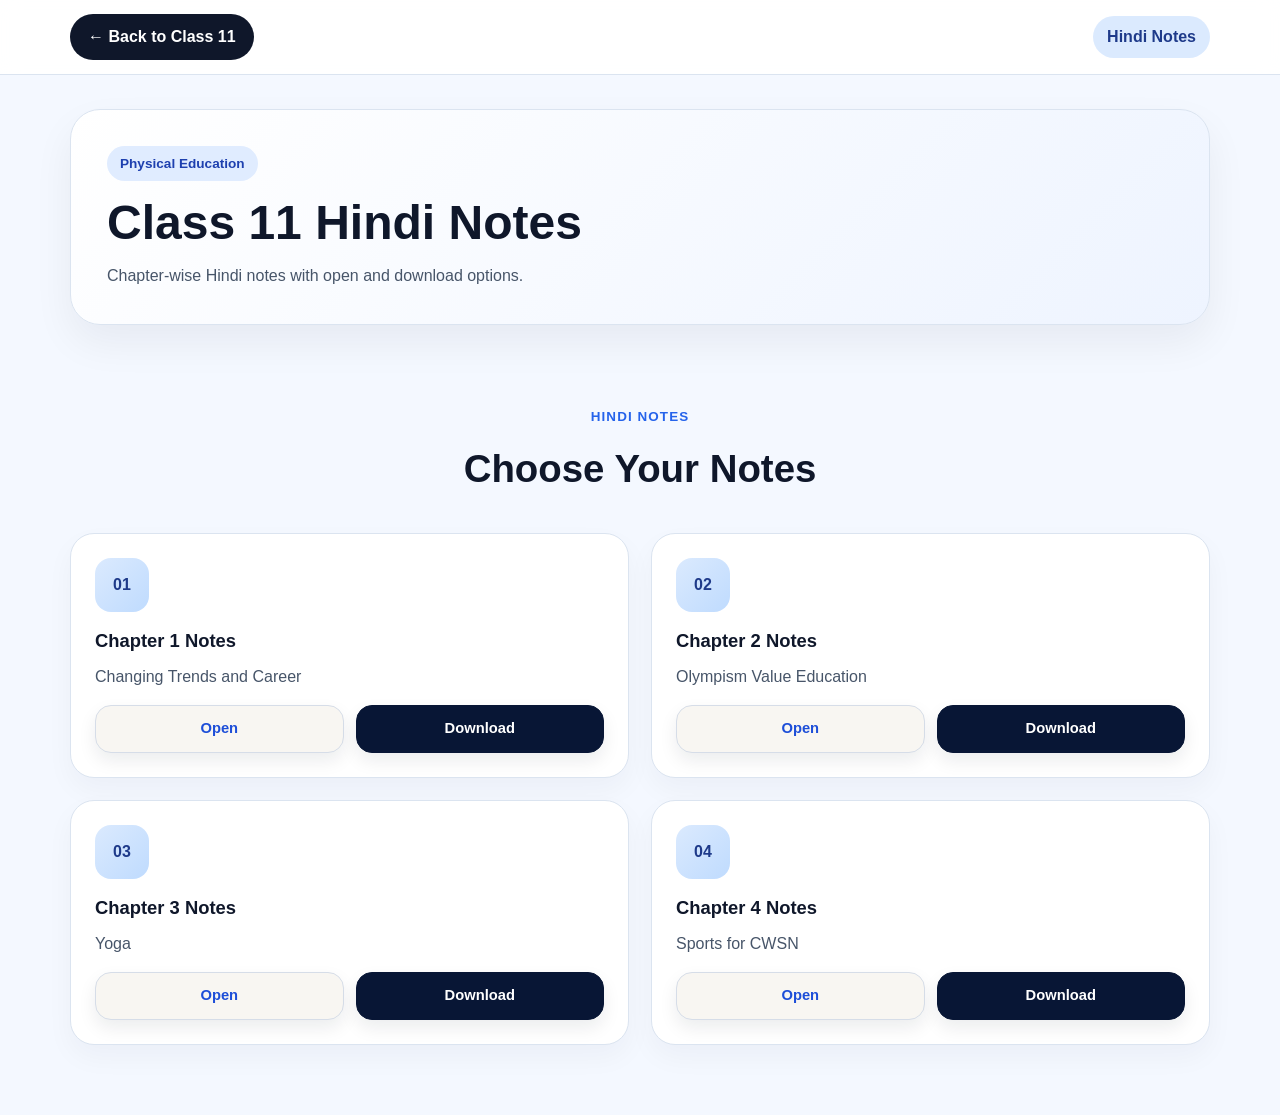
<file: class11_hindi_notes.html>
<!DOCTYPE html>
<html lang="hi">
<head>
    <meta charset="UTF-8">
    <meta name="viewport" content="width=device-width, initial-scale=1.0">
    <title>Class 11 Hindi Notes</title>
    <link rel="stylesheet" href="chapter-pages.css">
</head>
<body>

    <!-- TOPBAR -->
    <div class="topbar">
        <div class="container topbar-wrap">
            <a href="class11.html" class="home-btn">← Back to Class 11</a>
            <div class="class-badge">Hindi Notes</div>
        </div>
    </div>

    <!-- HERO -->
    <section class="hero">
        <div class="container hero-box">
            <span class="hero-label">Physical Education</span>
            <h1>Class 11 Hindi Notes</h1>
            <p>Chapter-wise Hindi notes with open and download options.</p>
        </div>
    </section>

    <!-- NOTES SECTION -->
    <section class="chapters-section">
        <div class="container">

            <div class="section-head">
                <span class="mini-title">Hindi Notes</span>
                <h2>Choose Your Notes</h2>
            </div>

            <div class="chapter-grid">

                <!-- CARD -->
                <div class="chapter-card">
                    <div class="chapter-number">01</div>
                    <h3>Chapter 1 Notes</h3>
                    <p>Changing Trends and Career</p>

                    <div class="button-grid">
                        <a href="pdf/class11/notes/hindi/ch1.pdf" target="_blank" class="action-btn open-btn">Open</a>
                        <a href="pdf/class11/notes/hindi/ch1.pdf" download class="action-btn download-btn-small">Download</a>
                    </div>
                </div>

                <div class="chapter-card">
                    <div class="chapter-number">02</div>
                    <h3>Chapter 2 Notes</h3>
                    <p>Olympism Value Education</p>

                    <div class="button-grid">
                        <a href="pdf/class11/notes/hindi/ch2.pdf" target="_blank" class="action-btn open-btn">Open</a>
                        <a href="pdf/class11/notes/hindi/ch2.pdf" download class="action-btn download-btn-small">Download</a>
                    </div>
                </div>

                <div class="chapter-card">
                    <div class="chapter-number">03</div>
                    <h3>Chapter 3 Notes</h3>
                    <p>Yoga</p>

                    <div class="button-grid">
                        <a href="pdf/class11/notes/hindi/ch3.pdf" target="_blank" class="action-btn open-btn">Open</a>
                        <a href="pdf/class11/notes/hindi/ch3.pdf" download class="action-btn download-btn-small">Download</a>
                    </div>
                </div>

                <div class="chapter-card">
                    <div class="chapter-number">04</div>
                    <h3>Chapter 4 Notes</h3>
                    <p>Sports for CWSN</p>

                    <div class="button-grid">
                        <a href="pdf/class11/notes/hindi/ch4.pdf" target="_blank" class="action-btn open-btn">Open</a>
                        <a href="pdf/class11/notes/hindi/ch4.pdf" download class="action-btn download-btn-small">Download</a>
                    </div>
                </div>

            </div>

        </div>
    </section>

</body>
</html>
</file>
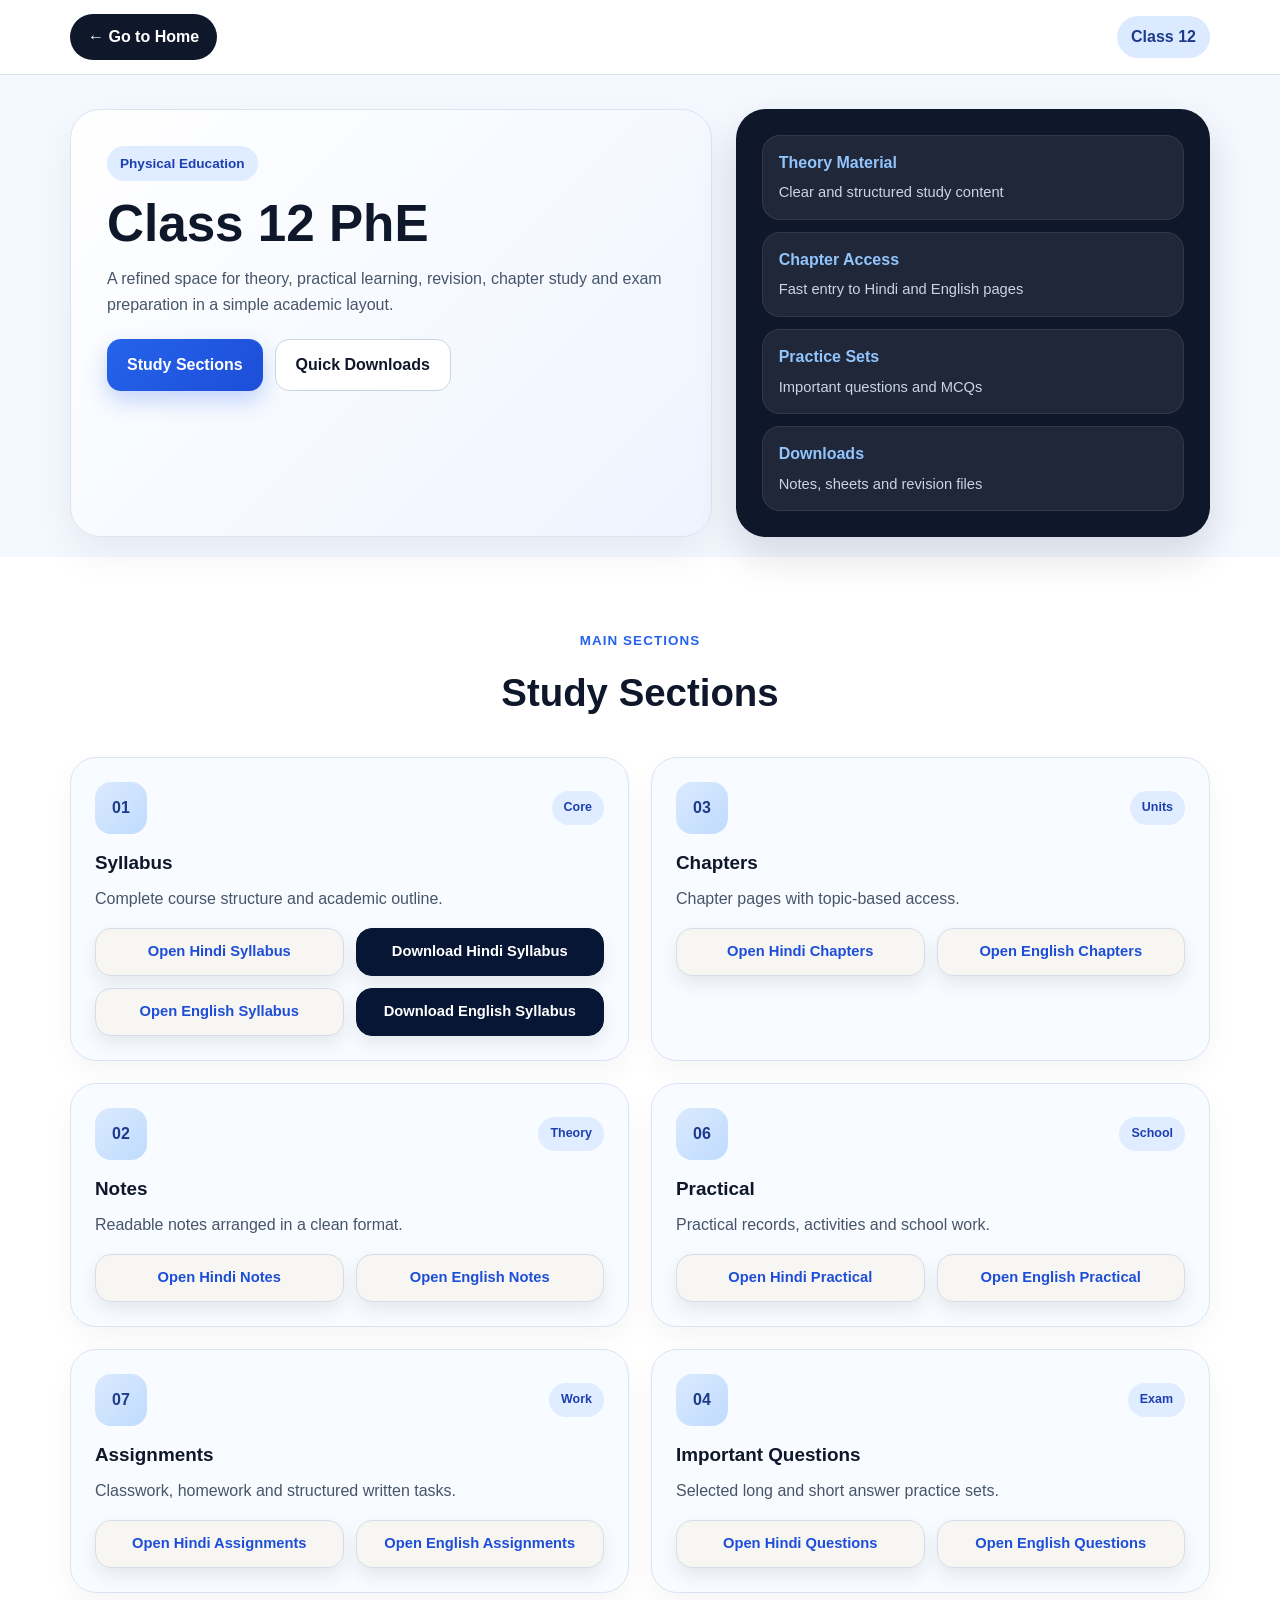
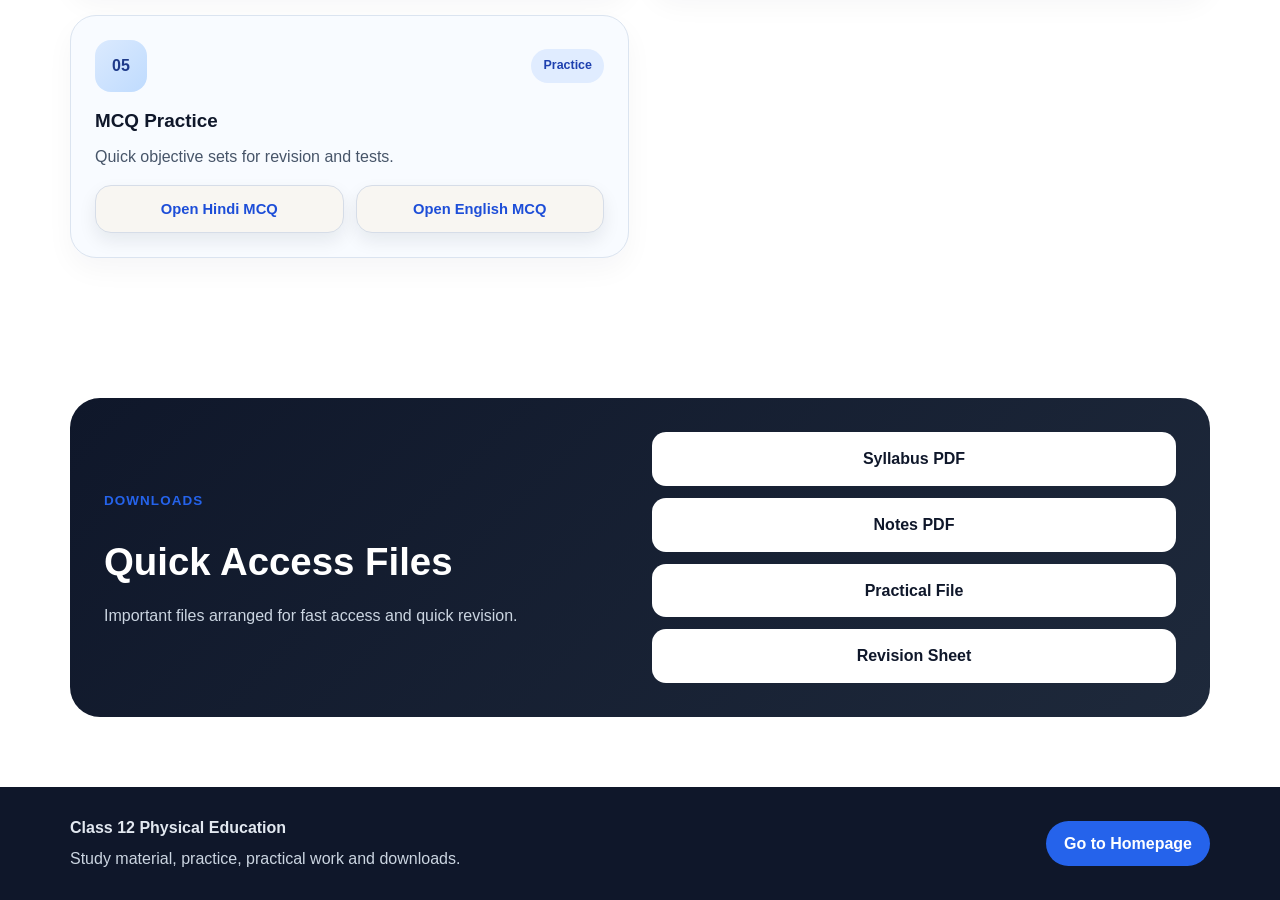
<file: class12.html>
<!DOCTYPE html>
<html lang="en">
<head>
    <meta charset="UTF-8">
    <meta name="viewport" content="width=device-width, initial-scale=1.0">
    <title>Class 12 Physical Education</title>
    <meta name="description" content="Class 12 Physical Education - syllabus, notes, chapters, important questions, practicals, MCQs and downloads.">
    <link rel="stylesheet" href="class.css">
</head>
<body>

    <div class="topbar">
        <div class="container topbar-wrap">
            <a href="index.html" class="home-btn">← Go to Home</a>
            <div class="class-badge">Class 12</div>
        </div>
    </div>

    <section class="hero">
        <div class="container hero-grid">
            <div class="hero-left">
                <span class="hero-label">Physical Education</span>
                <h1>Class 12 PhE</h1>
                <p>
                    A refined space for theory, practical learning, revision,
                    chapter study and exam preparation in a simple academic layout.
                </p>

                <div class="hero-actions">
                    <a href="#sections" class="btn btn-primary">Study Sections</a>
                    <a href="#downloads" class="btn btn-secondary">Quick Downloads</a>
                </div>
            </div>

            <div class="hero-right">
                <div class="hero-card">
                    <div class="hero-card-item">
                        <strong>Theory Material</strong>
                        <span>Clear and structured study content</span>
                    </div>
                    <div class="hero-card-item">
                        <strong>Chapter Access</strong>
                        <span>Fast entry to Hindi and English pages</span>
                    </div>
                    <div class="hero-card-item">
                        <strong>Practice Sets</strong>
                        <span>Important questions and MCQs</span>
                    </div>
                    <div class="hero-card-item">
                        <strong>Downloads</strong>
                        <span>Notes, sheets and revision files</span>
                    </div>
                </div>
            </div>
        </div>
    </section>

    <section class="sections-area" id="sections">
        <div class="container">
            <div class="section-head">
                <span class="mini-title">Main Sections</span>
                <h2>Study Sections</h2>
            </div>

            <div class="section-grid">

                <!-- SYLLABUS -->
                <div class="section-card">
                    <div class="card-top">
                        <span class="card-number">01</span>
                        <span class="card-tag">Core</span>
                    </div>
                    <h3>Syllabus</h3>
                    <p>Complete course structure and academic outline.</p>

                    <div class="button-grid">
                        <a href="class12_pdf/class12_hindi_syllabus.pdf" class="action-btn open-btn">Open Hindi Syllabus</a>
                        <a href="class12_hindi_syllabus.pdf" target="_blank" download class="action-btn download-btn-small">Download Hindi Syllabus</a>

                        <a href="class12_pdf/class12_english_syllabus.pdf" class="action-btn open-btn">Open English Syllabus</a>
                        <a href="class12_english_syllabus.pdf" target="_blank" download class="action-btn download-btn-small">Download English Syllabus</a>
                    </div>
                </div>

                
                <!-- CHAPTERS -->
                <div class="section-card">
                    <div class="card-top">
                        <span class="card-number">03</span>
                        <span class="card-tag">Units</span>
                    </div>
                    <h3>Chapters</h3>
                    <p>Chapter pages with topic-based access.</p>
                    
                    <div class="button-grid">
                        <a href="class12-chapters-hindi.html" class="action-btn open-btn">Open Hindi Chapters</a>
                        
                        
                        <a href="class12_pdf/class12_english_book.pdf" class="action-btn open-btn">Open English Chapters</a>
                    
                    </div>
                </div>


                <!-- NOTES -->
                <div class="section-card">
                    <div class="card-top">
                        <span class="card-number">02</span>
                        <span class="card-tag">Theory</span>
                    </div>
                    <h3>Notes</h3>
                    <p>Readable notes arranged in a clean format.</p>

                    <div class="button-grid">
                        <a href="class12-notes-hindi.html" class="action-btn open-btn">Open Hindi Notes</a>
                       

                        <a href="class12_english_notes.html" class="action-btn open-btn">Open English Notes</a>
                        
                    </div>
                </div>

                <!-- PRACTICAL -->
                <div class="section-card">
                    <div class="card-top">
                        <span class="card-number">06</span>
                        <span class="card-tag">School</span>
                    </div>
                    <h3>Practical</h3>
                    <p>Practical records, activities and school work.</p>

                    <div class="button-grid">
                        <a href="class12-practical-hindi.html" class="action-btn open-btn">Open Hindi Practical</a>
    
                        <a href="class12-practical-english.html" class="action-btn open-btn">Open English Practical</a>
                        
                    </div>
                </div>

                <!-- ASSIGNMENTS -->
                <div class="section-card">
                    <div class="card-top">
                        <span class="card-number">07</span>
                        <span class="card-tag">Work</span>
                    </div>
                    <h3>Assignments</h3>
                    <p>Classwork, homework and structured written tasks.</p>

                    <div class="button-grid">
                        <a href="class12-assignments-hindi.html" class="action-btn open-btn">Open Hindi Assignments</a>
                        
                        <a href="class12-assignments-english.html" class="action-btn open-btn">Open English Assignments</a>
                        
                    </div>
                </div>

                <!-- IMPORTANT QUESTIONS -->
                <div class="section-card">
                    <div class="card-top">
                        <span class="card-number">04</span>
                        <span class="card-tag">Exam</span>
                    </div>
                    <h3>Important Questions</h3>
                    <p>Selected long and short answer practice sets.</p>

                    <div class="button-grid">
                        <a href="class12-important-questions-hindi.html" class="action-btn open-btn">Open Hindi Questions</a>
                        
                        <a href="class12-important-questions-english.html" class="action-btn open-btn">Open English Questions</a>
                        
                    </div>
                </div>

                <!-- MCQ -->
                <div class="section-card">
                    <div class="card-top">
                        <span class="card-number">05</span>
                        <span class="card-tag">Practice</span>
                    </div>
                    <h3>MCQ Practice</h3>
                    <p>Quick objective sets for revision and tests.</p>

                    <div class="button-grid">
                        <a href="class12-mcq-hindi.html" class="action-btn open-btn">Open Hindi MCQ</a>
                        
                        <a href="class12-mcq-english.html" class="action-btn open-btn">Open English MCQ</a>
                    
                    </div>
                </div>


            </div>
        </div>
    </section>

    <section class="downloads-section" id="downloads">
        <div class="container">
            <div class="download-box">
                <div class="download-left">
                    <span class="mini-title">Downloads</span>
                    <h2>Quick Access Files</h2>
                    <p>Important files arranged for fast access and quick revision.</p>
                </div>

                <div class="download-right">
                    <a href="pdf/class12/syllabus/hindi-syllabus.pdf" target="_blank" download class="download-btn">Syllabus PDF</a>
                    <a href="pdf/class12/notes/english-notes.pdf" target="_blank" download class="download-btn">Notes PDF</a>
                    <a href="pdf/class12/practical/english-practical.pdf" target="_blank" download class="download-btn">Practical File</a>
                    <a href="pdf/class12/downloads/english-downloads.pdf" target="_blank" download class="download-btn">Revision Sheet</a>
                </div>
            </div>
        </div>
    </section>

    <footer class="footer">
        <div class="container footer-wrap">
            <div>
                <strong>Class 12 Physical Education</strong>
                <p>Study material, practice, practical work and downloads.</p>
            </div>

            <a href="index.html" class="footer-home">Go to Homepage</a>
        </div>
    </footer>

</body>
</html>
</file>
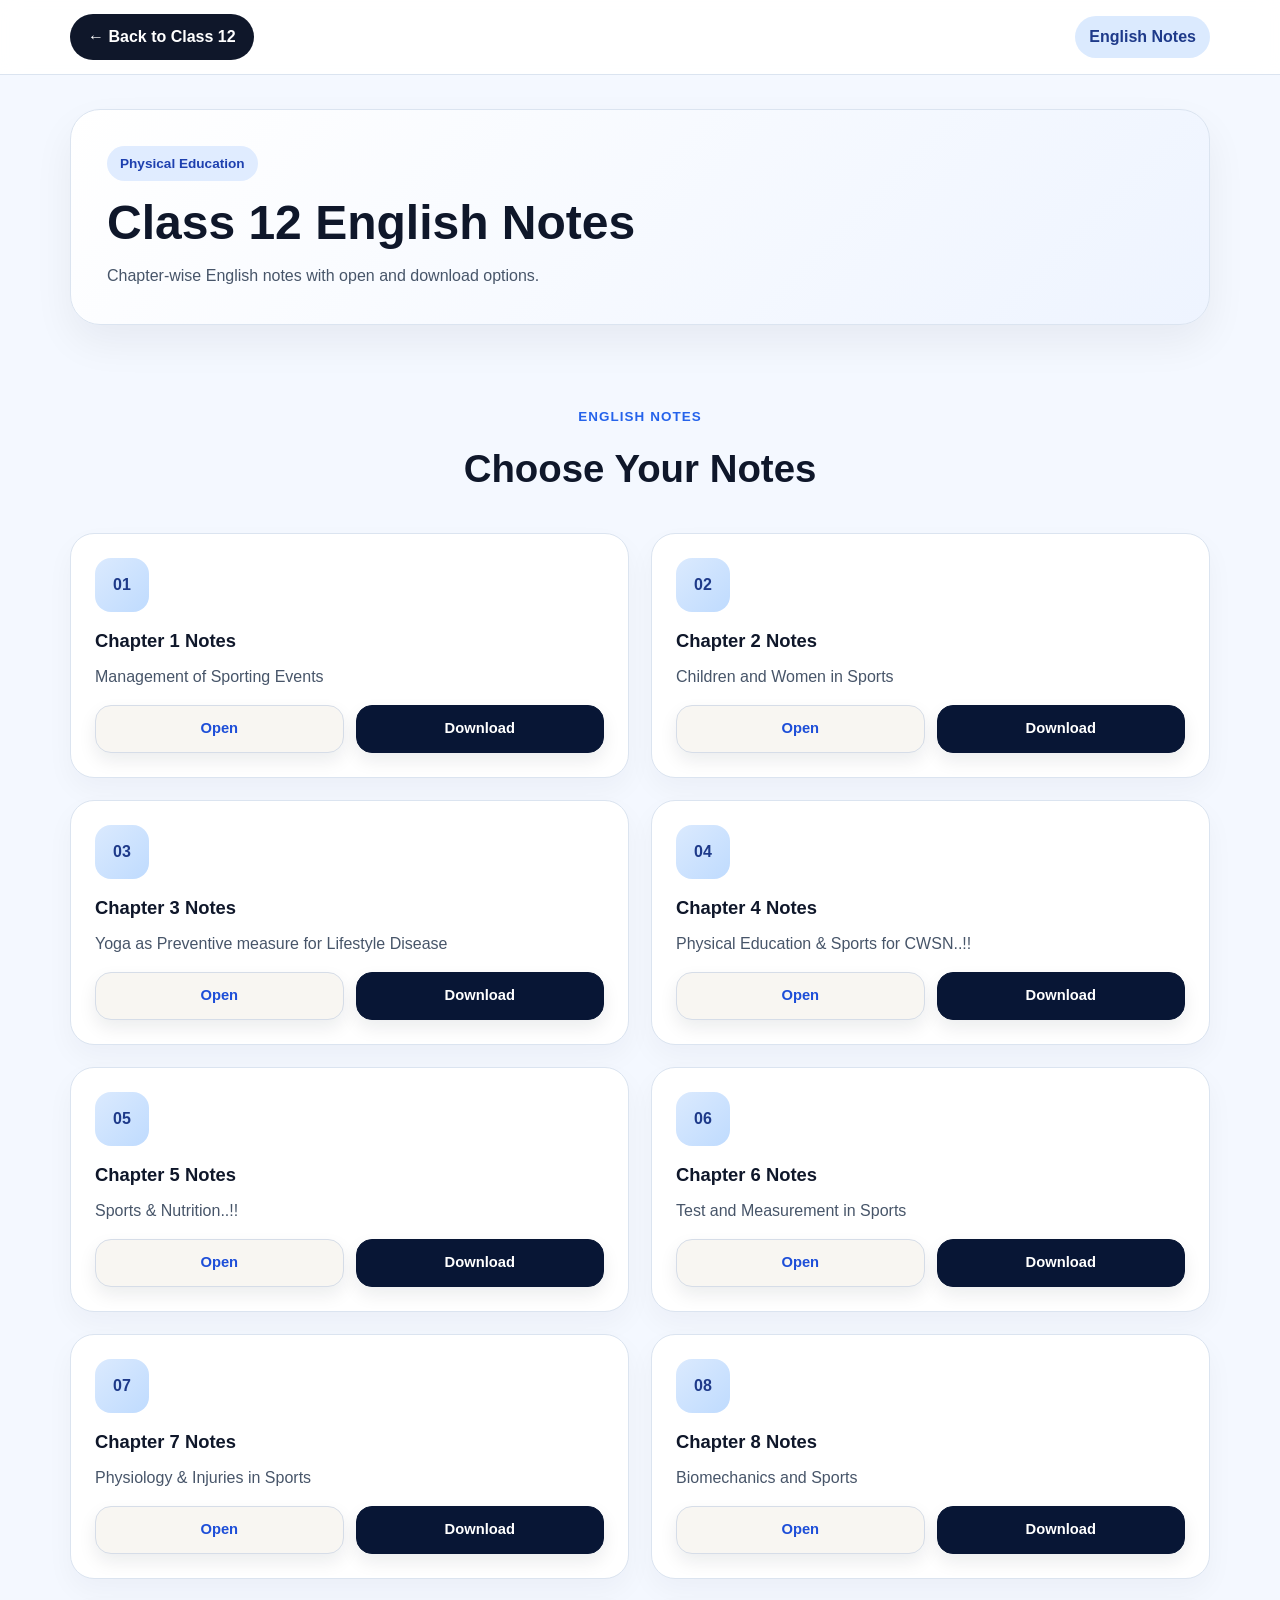
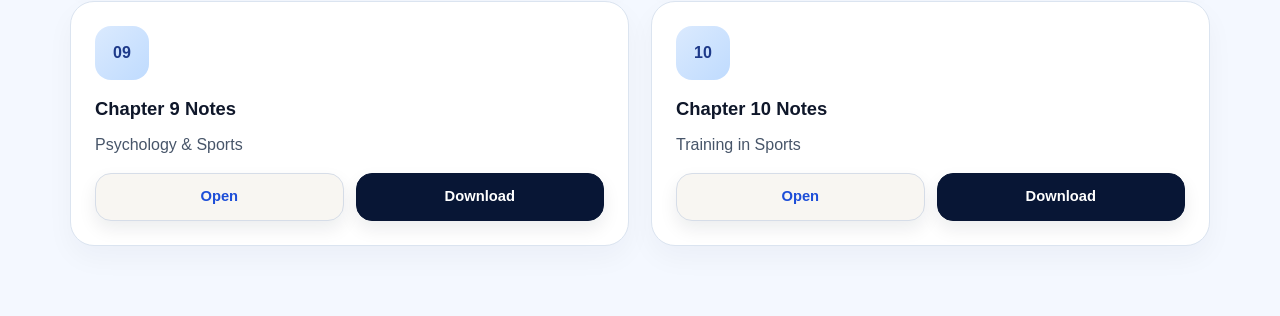
<file: class12_english_notes.html>
<!DOCTYPE html>
<html lang="en">

<head>
    <meta charset="UTF-8">
    <meta name="viewport" content="width=device-width, initial-scale=1.0">
    <title>Class 12 English Notes</title>
    <link rel="stylesheet" href="chapter-pages.css">
</head>

<body>

    <!-- TOPBAR -->
    <div class="topbar">
        <div class="container topbar-wrap">
            <a href="class12.html" class="home-btn">← Back to Class 12</a>
            <div class="class-badge">English Notes</div>
        </div>
    </div>

    <!-- HERO -->
    <section class="hero">
        <div class="container hero-box">
            <span class="hero-label">Physical Education</span>
            <h1>Class 12 English Notes</h1>
            <p>Chapter-wise English notes with open and download options.</p>
        </div>
    </section>

    <!-- NOTES SECTION -->
    <section class="chapters-section">
        <div class="container">

            <div class="section-head">
                <span class="mini-title">English Notes</span>
                <h2>Choose Your Notes</h2>
            </div>

            <div class="chapter-grid">

                <div class="chapter-card">
                    <div class="chapter-number">01</div>
                    <h3>Chapter 1 Notes</h3>
                    <p>Management of Sporting Events</p>

                    <div class="button-grid">
                        <a href="class12_pdf/notes_ch-01.pdf" target="_blank" class="action-btn open-btn">Open</a>
                        <a href="class12_pdf/notes_ch-01.pdf" download
                            class="action-btn download-btn-small">Download</a>
                    </div>
                </div>

                <div class="chapter-card">
                    <div class="chapter-number">02</div>
                    <h3>Chapter 2 Notes</h3>
                    <p>Children and Women in Sports</p>

                    <div class="button-grid">
                        <a href="class12_pdf/notes_ch-02.pdf" target="_blank" class="action-btn open-btn">Open</a>
                        <a href="class12_pdf/notes_ch-02.pdf" download
                            class="action-btn download-btn-small">Download</a>
                    </div>
                </div>

                <div class="chapter-card">
                    <div class="chapter-number">03</div>
                    <h3>Chapter 3 Notes</h3>
                    <p>Yoga as Preventive measure for Lifestyle Disease</p>

                    <div class="button-grid">
                        <a href="class12_pdf/notes_ch-03.pdf" target="_blank" class="action-btn open-btn">Open</a>
                        <a href="class12_pdf/notes_ch-03.pdf" download
                            class="action-btn download-btn-small">Download</a>
                    </div>
                </div>

                <div class="chapter-card">
                    <div class="chapter-number">04</div>
                    <h3>Chapter 4 Notes</h3>
                    <p>Physical Education & Sports for CWSN..!!</p>

                    <div class="button-grid">
                        <a href="class12_pdf/notes_ch-04.pdf" target="_blank" class="action-btn open-btn">Open</a>
                        <a href="class12_pdf/notes_ch-04.pdf" download
                            class="action-btn download-btn-small">Download</a>
                    </div>
                </div>

                <div class="chapter-card">
                    <div class="chapter-number">05</div>
                    <h3>Chapter 5 Notes</h3>
                    <p>Sports & Nutrition..!!</p>

                    <div class="button-grid">
                        <a href="class12_pdf/notes_ch-05.pdf" target="_blank" class="action-btn open-btn">Open</a>
                        <a href="class12_pdf/notes_ch-05.pdf" download
                            class="action-btn download-btn-small">Download</a>
                    </div>
                </div>

                <div class="chapter-card">
                    <div class="chapter-number">06</div>
                    <h3>Chapter 6 Notes</h3>
                    <p>Test and Measurement in Sports</p>

                    <div class="button-grid">
                        <a href="class12_pdf/notes_ch-06.pdf" target="_blank" class="action-btn open-btn">Open</a>
                        <a href="class12_pdf/notes_ch-06.pdf" download
                            class="action-btn download-btn-small">Download</a>
                    </div>
                </div>

                <div class="chapter-card">
                    <div class="chapter-number">07</div>
                    <h3>Chapter 7 Notes</h3>
                    <p>Physiology & Injuries in Sports</p>

                    <div class="button-grid">
                        <a href="class12_pdf/notes_ch-07.pdf" target="_blank" class="action-btn open-btn">Open</a>
                        <a href="class12_pdf/notes_ch-07.pdf" download
                            class="action-btn download-btn-small">Download</a>
                    </div>
                </div>

                <div class="chapter-card">
                    <div class="chapter-number">08</div>
                    <h3>Chapter 8 Notes</h3>
                    <p>Biomechanics and Sports</p>

                    <div class="button-grid">
                        <a href="class12_pdf/notes_ch-08.pdf" target="_blank" class="action-btn open-btn">Open</a>
                        <a href="class12_pdf/notes_ch-08.pdf" download
                            class="action-btn download-btn-small">Download</a>
                    </div>
                </div>

                <div class="chapter-card">
                    <div class="chapter-number">09</div>
                    <h3>Chapter 9 Notes</h3>
                    <p>Psychology & Sports</p>

                    <div class="button-grid">
                        <a href="class12_pdf/notes_ch-09.pdf" target="_blank" class="action-btn open-btn">Open</a>
                        <a href="class12_pdf/notes_ch-09.pdf" download
                            class="action-btn download-btn-small">Download</a>
                    </div>
                </div>
                <div class="chapter-card">
                    <div class="chapter-number">10</div>
                    <h3>Chapter 10 Notes</h3>
                    <p>Training in Sports</p>

                    <div class="button-grid">
                        <a href="class12_pdf/notes_ch-10.pdf" target="_blank" class="action-btn open-btn">Open</a>
                        <a href="class12_pdf/notes_ch-10.pdf.pdf" download
                            class="action-btn download-btn-small">Download</a>
                    </div>
                </div>

            </div>

        </div>
    </section>

</body>

</html>
</file>
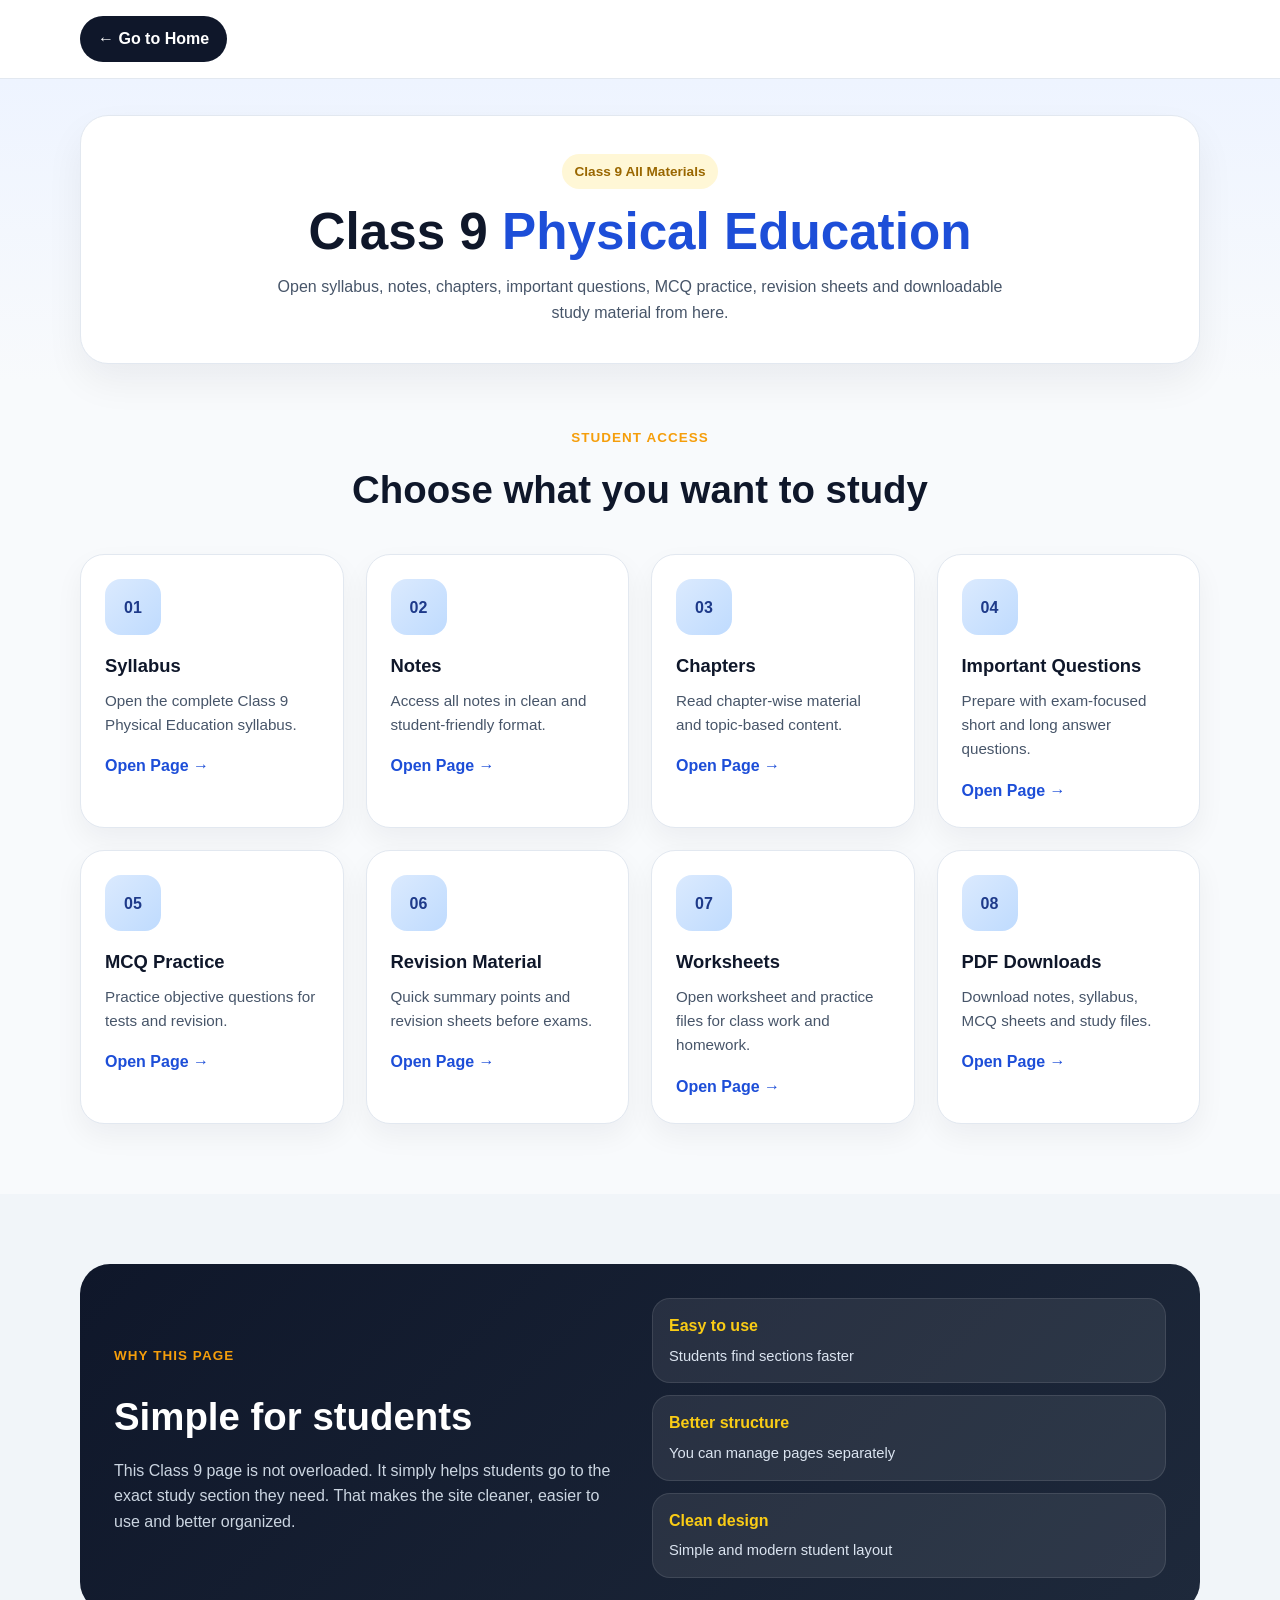
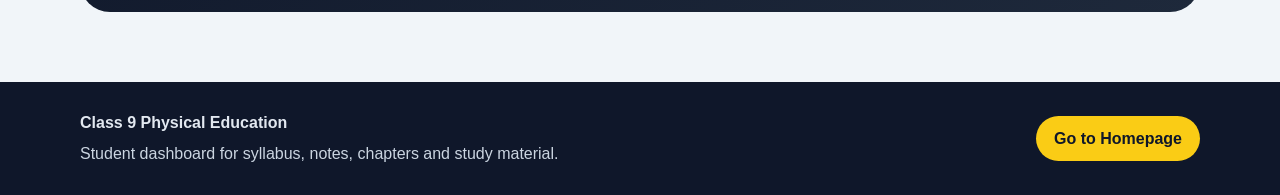
<file: class9.html>
<!DOCTYPE html>
<html lang="en">
<head>
    <meta charset="UTF-8">
    <meta name="viewport" content="width=device-width, initial-scale=1.0">
    <title>Class 9 Physical Education | Physical Education Hub</title>
    <meta name="description" content="Class 9 Physical Education student page with syllabus, notes, chapters, important questions, MCQs, revision material and downloads.">
    <link rel="stylesheet" href="class9.css">
</head>
<body>

    <!-- TOP BAR -->
    <div class="top-bar">
        <div class="container top-wrap">
            <a href="index.html" class="home-btn">← Go to Home</a>
        </div>
    </div>

    <!-- HERO -->
    <section class="hero">
        <div class="container hero-box">
            <span class="hero-badge">Class 9 All Materials</span>
            <h1>Class 9 <span>Physical Education</span></h1>
            <p>
                Open syllabus, notes, chapters, important questions, MCQ practice,
                revision sheets and downloadable study material from here.
            </p>
        </div>
    </section>

    <!-- MAIN STUDENT SECTION -->
    <section class="student-area">
        <div class="container">
            <div class="section-head">
                <span class="mini-title">Student Access</span>
                <h2>Choose what you want to study</h2>
                <!-- <p>
                    Keep this page simple and use it as the main Class 9 student dashboard.
                    Later you can create separate pages for each section.
                </p> -->
            </div>

            <div class="student-grid">

                <a href="class9-syllabus.html" class="student-card">
                    <div class="card-icon">01</div>
                    <h3>Syllabus</h3>
                    <p>Open the complete Class 9 Physical Education syllabus.</p>
                    <span class="card-link">Open Page →</span>
                </a>

                <a href="class9-notes.html" class="student-card">
                    <div class="card-icon">02</div>
                    <h3>Notes</h3>
                    <p>Access all notes in clean and student-friendly format.</p>
                    <span class="card-link">Open Page →</span>
                </a>

                <a href="class9-chapters.html" class="student-card">
                    <div class="card-icon">03</div>
                    <h3>Chapters</h3>
                    <p>Read chapter-wise material and topic-based content.</p>
                    <span class="card-link">Open Page →</span>
                </a>

                <a href="class9-important-questions.html" class="student-card">
                    <div class="card-icon">04</div>
                    <h3>Important Questions</h3>
                    <p>Prepare with exam-focused short and long answer questions.</p>
                    <span class="card-link">Open Page →</span>
                </a>

                <a href="class9-mcq.html" class="student-card">
                    <div class="card-icon">05</div>
                    <h3>MCQ Practice</h3>
                    <p>Practice objective questions for tests and revision.</p>
                    <span class="card-link">Open Page →</span>
                </a>

                <a href="class9-revision.html" class="student-card">
                    <div class="card-icon">06</div>
                    <h3>Revision Material</h3>
                    <p>Quick summary points and revision sheets before exams.</p>
                    <span class="card-link">Open Page →</span>
                </a>

                <a href="class9-worksheets.html" class="student-card">
                    <div class="card-icon">07</div>
                    <h3>Worksheets</h3>
                    <p>Open worksheet and practice files for class work and homework.</p>
                    <span class="card-link">Open Page →</span>
                </a>

                <a href="class9-downloads.html" class="student-card">
                    <div class="card-icon">08</div>
                    <h3>PDF Downloads</h3>
                    <p>Download notes, syllabus, MCQ sheets and study files.</p>
                    <span class="card-link">Open Page →</span>
                </a>

            </div>
        </div>
    </section>

    <!-- QUICK INFO -->
    <section class="quick-info">
        <div class="container quick-box">
            <div class="quick-left">
                <span class="mini-title">Why this page</span>
                <h2>Simple for students</h2>
                <p>
                    This Class 9 page is not overloaded. It simply helps students go to the exact study section they need.
                    That makes the site cleaner, easier to use and better organized.
                </p>
            </div>

            <div class="quick-right">
                <div class="info-item">
                    <strong>Easy to use</strong>
                    <span>Students find sections faster</span>
                </div>
                <div class="info-item">
                    <strong>Better structure</strong>
                    <span>You can manage pages separately</span>
                </div>
                <div class="info-item">
                    <strong>Clean design</strong>
                    <span>Simple and modern student layout</span>
                </div>
            </div>
        </div>
    </section>

    <!-- FOOTER -->
    <footer class="footer">
        <div class="container footer-wrap">
            <div>
                <strong>Class 9 Physical Education</strong>
                <p>Student dashboard for syllabus, notes, chapters and study material.</p>
            </div>

            <a href="index.html" class="footer-home">Go to Homepage</a>
        </div>
    </footer>

</body>
</html>
</file>
<file: style.css>
* {
    margin: 0;
    padding: 0;
    box-sizing: border-box;
}

html {
    scroll-behavior: smooth;
}

body {
    font-family: Arial, sans-serif;
    background: #f8fafc;
    color: #0f172a;
    line-height: 1.6;
}

a {
    text-decoration: none;
    color: inherit;
}

img,
video,
iframe {
    max-width: 100%;
    display: block;
}

button,
input,
textarea,
select {
    font: inherit;
}

.container {
    width: min(1150px, calc(100% - 32px));
    margin: auto;
}

/* NAVBAR */
.navbar {
    position: sticky;
    top: 0;
    z-index: 1000;
    background: rgba(15, 23, 42, 0.96);
    backdrop-filter: blur(8px);
    box-shadow: 0 8px 24px rgba(15, 23, 42, 0.12);
}

.nav-wrap {
    min-height: 60px;
    display: flex;
    align-items: center;
    justify-content: space-between;
    gap: 20px;
}

.logo {
    display: flex;
    align-items: center;
    gap: 12px;
    color: #fff;
    font-weight: 700;
    font-size: 1.05rem;
}

.logo-badge {
    width: 44px;
    height: 44px;
    border-radius: 12px;
    background: linear-gradient(135deg, #facc15, #f59e0b);
    color: #0f172a;
    display: grid;
    place-items: center;
    font-size: 1.05rem;
    font-weight: 800;
    box-shadow: 0 10px 22px rgba(250, 204, 21, 0.28);
}

.nav-links {
    display: flex;
    align-items: center;
    gap: 18px;
    list-style: none;
    color: #e2e8f0;
    font-size: 0.95rem;
    font-weight: 600;
}

.nav-links a:hover {
    color: #facc15;
}

.nav-btn {
    background: #facc15;
    color: #0f172a;
    padding: 10px 18px;
    border-radius: 999px;
    font-weight: 700;
    transition: 0.25s ease;
}

.nav-btn:hover {
    transform: translateY(-2px);
    box-shadow: 0 10px 22px rgba(250, 204, 21, 0.28);
}

.menu-toggle {
    display: none;
    width: 28px;
    cursor: pointer;
    flex-direction: column;
    gap: 5px;
}

.menu-toggle span {
    display: block;
    height: 3px;
    border-radius: 99px;
    background: #fff;
    transition: 0.3s ease;
}

.menu-toggle.active span:nth-child(1) {
    transform: translateY(8px) rotate(45deg);
}

.menu-toggle.active span:nth-child(2) {
    opacity: 0;
}

.menu-toggle.active span:nth-child(3) {
    transform: translateY(-8px) rotate(-45deg);
}

/* HERO */
.hero {
    background: radial-gradient(circle at top right, rgba(250, 204, 21, 0.18), transparent 24%), linear-gradient(135deg, #0f172a, #1e293b);
    color: #fff;
    padding: 76px 0 56px;
    overflow: hidden;
}

.hero-grid {
    display: grid;
    grid-template-columns: 1.2fr 0.8fr;
    gap: 34px;
    align-items: center;
}

.hero-badge {
    display: inline-block;
    background: rgba(250, 204, 21, 0.13);
    border: 1px solid rgba(250, 204, 21, 0.28);
    color: #fde68a;
    padding: 8px 14px;
    border-radius: 999px;
    font-size: 0.9rem;
    font-weight: 700;
    margin-bottom: 18px;
}

.hero h1 {
    font-size: clamp(2.1rem, 4vw, 3.7rem);
    line-height: 1.15;
    margin-bottom: 16px;
}

.hero h1 span {
    color: #facc15;
}

.hero p {
    color: #cbd5e1;
    max-width: 700px;
    font-size: 1.05rem;
    margin-bottom: 24px;
}

.hero-actions {
    display: flex;
    gap: 14px;
    flex-wrap: wrap;
    margin-bottom: 24px;
}

.btn {
    display: inline-flex;
    align-items: center;
    justify-content: center;
    padding: 13px 22px;
    border-radius: 14px;
    font-weight: 700;
    transition: 0.25s ease;
}

.btn-primary {
    background: #facc15;
    color: #0f172a;
}

.btn-primary:hover {
    transform: translateY(-2px);
    box-shadow: 0 12px 28px rgba(250, 204, 21, 0.26);
}

.btn-secondary {
    background: rgba(255, 255, 255, 0.08);
    border: 1px solid rgba(255, 255, 255, 0.12);
    color: #fff;
}

.btn-secondary:hover {
    background: rgba(255, 255, 255, 0.13);
}

.hero-stats {
    display: flex;
    flex-wrap: wrap;
    gap: 14px;
}

.hero-stat {
    background: rgba(255, 255, 255, 0.08);
    border: 1px solid rgba(255, 255, 255, 0.1);
    padding: 14px 18px;
    border-radius: 18px;
    min-width: 150px;
}

.hero-stat strong {
    display: block;
    color: #facc15;
    font-size: 1.15rem;
    margin-bottom: 4px;
}

.hero-card {
    background: rgba(255, 255, 255, 0.08);
    border: 1px solid rgba(255, 255, 255, 0.1);
    border-radius: 28px;
    padding: 24px;
    box-shadow: 0 22px 48px rgba(15, 23, 42, 0.35);
}

.hero-card h3 {
    margin-bottom: 16px;
    font-size: 1.25rem;
    color: #facc15;
}

.subject-list {
    display: grid;
    gap: 12px;
}

.subject-item {
    background: rgba(255, 255, 255, 0.07);
    padding: 14px 16px;
    border-radius: 16px;
    display: flex;
    justify-content: space-between;
    gap: 14px;
    color: #e2e8f0;
    border: 1px solid rgba(255, 255, 255, 0.08);
}

.subject-item span:last-child {
    color: #fde68a;
    font-weight: 700;
    white-space: nowrap;
}

/* SECTION */
section {
    padding: 72px 0;
}

.section-head {
    text-align: center;
    margin-bottom: 36px;
}

.section-head .mini {
    color: #f59e0b;
    font-weight: 800;
    letter-spacing: 0.08em;
    text-transform: uppercase;
    font-size: 0.85rem;
    margin-bottom: 10px;
    display: inline-block;
}

.section-head h2 {
    font-size: clamp(1.8rem, 3vw, 2.7rem);
    margin-bottom: 10px;
    color: #0f172a;
}

.section-head p {
    color: #475569;
    max-width: 760px;
    margin: auto;
}

/* QUICK ACCESS */
.class-grid {
    display: grid;
    grid-template-columns: repeat(4, 1fr);
    gap: 22px;
}

.class-card {
    background: #fff;
    border: 1px solid #e2e8f0;
    border-radius: 24px;
    padding: 26px;
    box-shadow: 0 12px 30px rgba(15, 23, 42, 0.06);
    transition: 0.28s ease;
}

.class-card:hover {
    transform: translateY(-7px);
    box-shadow: 0 18px 38px rgba(15, 23, 42, 0.1);
}

.class-icon {
    width: 58px;
    height: 58px;
    border-radius: 16px;
    background: linear-gradient(135deg, #fef3c7, #fde68a);
    color: #92400e;
    display: grid;
    place-items: center;
    font-size: 1.25rem;
    font-weight: 800;
    margin-bottom: 18px;
}

.class-card h3 {
    margin-bottom: 10px;
    font-size: 1.3rem;
}

.class-card p {
    color: #475569;
    margin-bottom: 18px;
}

.class-card ul {
    list-style: none;
    display: grid;
    gap: 8px;
    color: #334155;
    margin-bottom: 18px;
    font-size: 0.95rem;
}

.class-card .link {
    display: inline-block;
    color: #0f172a;
    font-weight: 600;
    padding: 10px 18px;
    border-radius: 999px;
    background: linear-gradient(135deg, #facc15, #f59e0b);
    transition: all 0.3s ease;
    box-shadow: 0 6px 18px rgba(250, 204, 21, 0.35);
}

.class-card .link:hover {
    transform: translateY(-3px);
    box-shadow: 0 12px 25px rgba(250, 204, 21, 0.5);
    background: linear-gradient(135deg, #fde047, #facc15);
}

/* FEATURES */
.feature-grid {
    display: grid;
    grid-template-columns: repeat(3, 1fr);
    gap: 22px;
}

.feature-card {
    background: #fff;
    padding: 24px;
    border-radius: 24px;
    border: 1px solid #e2e8f0;
    box-shadow: 0 10px 24px rgba(15, 23, 42, 0.05);
}

.feature-card h3 {
    margin: 14px 0 8px;
    font-size: 1.15rem;
}

.feature-card p {
    color: #475569;
}

.feature-badge {
    width: 52px;
    height: 52px;
    border-radius: 16px;
    display: grid;
    place-items: center;
    background: #eff6ff;
    font-weight: 800;
    color: #1d4ed8;
}

/* CHAPTERS */
.chapters-wrap {
    background: linear-gradient(135deg, #fff7ed, #ffffff);
    border: 1px solid #fed7aa;
    border-radius: 28px;
    padding: 30px;
}

.chapter-grid {
    display: grid;
    grid-template-columns: repeat(3, 1fr);
    gap: 18px;
    margin-top: 22px;
}

.chapter-item {
    background: #fff;
    border: 1px solid #e2e8f0;
    border-radius: 18px;
    padding: 18px;
}

.chapter-item strong {
    display: block;
    margin-bottom: 8px;
    color: #0f172a;
}

.chapter-item p {
    color: #475569;
    font-size: 0.95rem;
    margin-bottom: 12px;
}

.tag-row {
    display: flex;
    gap: 8px;
    flex-wrap: wrap;
}

.tag {
    background: #f1f5f9;
    color: #334155;
    font-size: 0.78rem;
    font-weight: 700;
    border-radius: 999px;
    padding: 7px 12px;
}

/* CTA BAND */
.cta-band {
    background: linear-gradient(135deg, #0f172a, #1e293b);
    color: #fff;
    border-radius: 30px;
    padding: 38px;
    display: grid;
    grid-template-columns: 1.2fr 0.8fr;
    gap: 24px;
    align-items: center;
}

.cta-band h3 {
    font-size: clamp(1.6rem, 3vw, 2.3rem);
    margin-bottom: 12px;
}

.cta-band p {
    color: #cbd5e1;
}

.search-box {
    background: #fff;
    border-radius: 20px;
    padding: 18px;
    box-shadow: 0 18px 35px rgba(15, 23, 42, 0.18);
}

.search-box input {
    width: 100%;
    padding: 15px 16px;
    border: 1px solid #cbd5e1;
    border-radius: 14px;
    outline: none;
    font-size: 1rem;
    margin-bottom: 12px;
}

.search-box button {
    width: 100%;
    padding: 14px;
    border: none;
    border-radius: 14px;
    background: #facc15;
    color: #0f172a;
    font-weight: 800;
    cursor: pointer;
}

/* RESOURCES */
.resource-grid {
    display: grid;
    grid-template-columns: repeat(4, 1fr);
    gap: 20px;
}

.resource-card {
    background: #fff;
    border: 1px solid #e2e8f0;
    border-radius: 22px;
    padding: 22px;
    text-align: center;
    box-shadow: 0 10px 24px rgba(15, 23, 42, 0.05);
}

.resource-card .num {
    width: 56px;
    height: 56px;
    margin: 0 auto 14px;
    border-radius: 18px;
    background: #f8fafc;
    display: grid;
    place-items: center;
    font-weight: 800;
    color: #0f172a;
}

.resource-card h3 {
    margin-bottom: 8px;
}

.resource-card p {
    color: #475569;
}

/* FAQ */
.faq-list {
    max-width: 900px;
    margin: auto;
    display: grid;
    gap: 14px;
}

.faq-item {
    background: #fff;
    border: 1px solid #e2e8f0;
    border-radius: 18px;
    overflow: hidden;
}

.faq-question {
    width: 100%;
    padding: 18px 20px;
    background: #fff;
    border: none;
    text-align: left;
    font-size: 1rem;
    font-weight: 700;
    color: #0f172a;
    cursor: pointer;
    display: flex;
    align-items: center;
    justify-content: space-between;
    gap: 14px;
}

.faq-answer {
    display: none;
    padding: 0 20px 18px;
    color: #475569;
}

.faq-item.active .faq-answer {
    display: block;
}

/* FOOTER */
.footer {
    background: #0f172a;
    color: #e2e8f0;
    padding: 28px 0;
    margin-top: 20px;
}

.footer-wrap {
    display: flex;
    justify-content: space-between;
    gap: 20px;
    align-items: center;
    flex-wrap: wrap;
}

.footer-links {
    display: flex;
    gap: 16px;
    flex-wrap: wrap;
    font-size: 0.95rem;
}

.footer-links a:hover {
    color: #facc15;
}

/* RESPONSIVE */
@media (max-width: 1024px) {
    .hero-grid,
    .cta-band,
    .class-grid,
    .resource-grid,
    .feature-grid,
    .chapter-grid {
        grid-template-columns: repeat(2, 1fr);
    }
}

@media (max-width: 860px) {
    .menu-toggle {
        display: flex;
    }

    .nav-links {
        position: absolute;
        left: 16px;
        right: 16px;
        top: 82px;
        background: #0f172a;
        border: 1px solid rgba(255, 255, 255, 0.08);
        border-radius: 20px;
        padding: 20px;
        flex-direction: column;
        align-items: flex-start;
        display: none;
    }

    .nav-links.show {
        display: flex;
    }

    .hero-grid,
    .cta-band {
        grid-template-columns: 1fr;
    }
}

@media (max-width: 640px) {
    section {
        padding: 48px 0;
    }

    .container {
        width: min(100%, calc(100% - 20px));
    }

    .hero {
        padding: 42px 0 34px;
    }

    .hero-badge {
        font-size: 0.76rem;
        padding: 6px 10px;
        margin-bottom: 12px;
    }

    .hero h1 {
        font-size: 1.8rem;
        line-height: 1.2;
        margin-bottom: 12px;
    }

    .hero p {
        font-size: 0.92rem;
        margin-bottom: 16px;
    }

    .hero-card {
        display: none;
    }

    .hero-stats {
        display: grid;
        grid-template-columns: 1fr;
        gap: 10px;
    }

    .hero-stat {
        min-width: 0;
        width: 100%;
        padding: 12px 14px;
        border-radius: 14px;
    }

    .hero-stat strong {
        font-size: 1rem;
    }

    .hero-stat span {
        font-size: 0.8rem;
    }

    .section-head {
        margin-bottom: 24px;
    }

    .section-head .mini {
        font-size: 0.72rem;
        margin-bottom: 6px;
    }

    .section-head h2 {
        font-size: 1.5rem;
        margin-bottom: 8px;
    }

    .section-head p {
        font-size: 0.9rem;
    }

    .class-grid {
        grid-template-columns: repeat(2, minmax(0, 1fr));
        gap: 12px;
    }

    .class-card {
        padding: 14px;
        border-radius: 18px;
    }

    .class-icon {
        width: 42px;
        height: 42px;
        border-radius: 12px;
        font-size: 0.95rem;
        margin-bottom: 12px;
    }

    .class-card h3 {
        font-size: 0.98rem;
        margin-bottom: 6px;
    }

    .class-card p {
        font-size: 0.82rem;
        margin-bottom: 10px;
    }

    .class-card ul {
        gap: 5px;
        font-size: 0.76rem;
        margin-bottom: 12px;
    }

    .class-card .link {
        display: block;
        width: 100%;
        text-align: center;
        padding: 8px 10px;
        font-size: 0.78rem;
        border-radius: 999px;
    }

    .resource-grid,
    .feature-grid,
    .chapter-grid {
        grid-template-columns: 1fr;
    }

    .feature-card,
    .resource-card,
    .chapter-item,
    .chapters-wrap,
    .cta-band {
        padding: 18px;
        border-radius: 20px;
    }

    .search-box {
        padding: 14px;
        border-radius: 16px;
    }

    .search-box input,
    .search-box button {
        font-size: 0.92rem;
    }

    .footer-wrap {
        flex-direction: column;
        align-items: flex-start;
    }
}

@media (max-width: 420px) {
    .hero h1 {
        font-size: 1.55rem;
    }

    .class-card {
        padding: 12px;
    }

    .class-card h3 {
        font-size: 0.92rem;
    }

    .class-card p {
        font-size: 0.78rem;
    }

    .class-card ul {
        font-size: 0.72rem;
    }

    .class-card .link {
        font-size: 0.74rem;
        padding: 7px 8px;
    }
}

/* ================= TEACHER SECTION ================= */
.teacher-section {
    padding: 72px 0;
    background: linear-gradient(135deg, #fffdf5, #f8fafc);
}

/* MAIN GRID */
.teacher-wrap {
    display: grid;
    grid-template-columns: 340px 1fr;
    gap: 34px;
    align-items: center;
    background: #ffffff;
    border: 1px solid #e2e8f0;
    border-radius: 30px;
    padding: 34px;
    box-shadow: 0 18px 45px rgba(15, 23, 42, 0.08);
}

/* IMAGE */
.teacher-image img {
    width: 100%;
    border-radius: 24px;
    object-fit: cover;
    box-shadow: 0 18px 35px rgba(15, 23, 42, 0.16);
    border: 4px solid #fff;
    transition: 0.4s ease;
}

.teacher-image img:hover {
    transform: scale(1.04);
}

/* CONTENT */
.teacher-content .mini {
    display: inline-block;
    color: #f59e0b;
    font-weight: 800;
    letter-spacing: 0.08em;
    text-transform: uppercase;
    font-size: 0.82rem;
    margin-bottom: 10px;
}

.teacher-content h2 {
    font-size: clamp(2rem, 3vw, 2.8rem);
    color: #0f172a;
    margin-bottom: 6px;
}

.teacher-content h3 {
    font-size: 1.05rem;
    color: #f59e0b;
    margin-bottom: 14px;
}

.teacher-content p {
    color: #475569;
    margin-bottom: 20px;
    font-size: 1rem;
    line-height: 1.7;
}

/* HIGHLIGHT BOXES */
.teacher-highlights {
    display: grid;
    grid-template-columns: repeat(2, 1fr);
    gap: 12px;
    margin-bottom: 18px;
}

.teacher-point {
    background: #f8fafc;
    border: 1px solid #e2e8f0;
    border-radius: 16px;
    padding: 12px 14px;
    font-size: 0.92rem;
    font-weight: 600;
    color: #334155;
    transition: 0.3s;
}

.teacher-point:hover {
    transform: translateY(-2px);
    box-shadow: 0 10px 20px rgba(15, 23, 42, 0.08);
}

/* SKILLS */
.teacher-skills {
    display: flex;
    flex-wrap: wrap;
    gap: 10px;
    margin-bottom: 22px;
}

.teacher-skills span {
    background: linear-gradient(135deg, #fef3c7, #fde68a);
    color: #92400e;
    font-size: 0.84rem;
    font-weight: 700;
    padding: 8px 14px;
    border-radius: 999px;
    border: 1px solid #fcd34d;
}

/* BUTTON */
.teacher-btn {
    display: inline-block;
    background: linear-gradient(135deg, #25D366, #16a34a);
    color: #fff;
    padding: 14px 24px;
    border-radius: 999px;
    font-weight: 800;
    transition: 0.3s;
}

.teacher-btn:hover {
    transform: translateY(-3px);
    box-shadow: 0 15px 30px rgba(37, 211, 102, 0.4);
}

/* ================= TABLET ================= */
@media (max-width: 900px) {
    .teacher-wrap {
        grid-template-columns: 250px 1fr;
        gap: 20px;
        padding: 24px;
    }

    .teacher-highlights {
        grid-template-columns: 1fr 1fr;
    }
}

/* ================= MOBILE ================= */
@media (max-width: 640px) {

    .teacher-section {
        padding: 48px 0;
    }

    .teacher-wrap {
        display: grid;
        grid-template-columns: 110px 1fr;
        grid-template-areas:
            "image content"
            "highlight highlight"
            "skills skills"
            "button button";
        gap: 14px;
        padding: 16px;
        border-radius: 22px;
        align-items: start;
    }

    .teacher-image {
        grid-area: image;
    }

    .teacher-content {
        grid-area: content;
    }

    .teacher-highlights {
        grid-area: highlight;
        grid-template-columns: 1fr;
        gap: 8px;
        margin-top: 10px;
    }

    .teacher-skills {
        grid-area: skills;
        gap: 6px;
    }

    .teacher-btn {
        grid-area: button;
        width: 100%;
        text-align: center;
        font-size: 0.75rem;
        padding: 10px;
    }

    .teacher-image img {
        height: 140px;
        object-fit: cover;
        border-radius: 16px;
    }

    .teacher-content h2 {
        font-size: 1.2rem;
    }

    .teacher-content h3 {
        font-size: 0.8rem;
    }

    .teacher-content p {
        font-size: 0.78rem;
        margin-bottom: 10px;
    }

    .teacher-point {
        font-size: 0.72rem;
        padding: 8px 10px;
    }

    .teacher-skills span {
        font-size: 0.68rem;
        padding: 6px 10px;
    }
}
</file>
<file: class.css>
* {
    margin: 0;
    padding: 0;
    box-sizing: border-box;
}

html {
    scroll-behavior: smooth;
}

body {
    font-family: Arial, sans-serif;
    background: #f4f8ff;
    color: #0f172a;
    line-height: 1.6;
}

a {
    text-decoration: none;
    color: inherit;
}

.container {
    width: min(1140px, calc(100% - 32px));
    margin: auto;
}

/* TOPBAR */
.topbar {
    background: rgba(255, 255, 255, 0.92);
    backdrop-filter: blur(10px);
    border-bottom: 1px solid #dbe4f0;
    padding: 14px 0;
    position: sticky;
    top: 0;
    z-index: 1000;
}

.topbar-wrap {
    display: flex;
    justify-content: space-between;
    align-items: center;
    gap: 16px;
    flex-wrap: wrap;
}

.home-btn {
    display: inline-block;
    padding: 10px 18px;
    border-radius: 999px;
    background: #0f172a;
    color: #ffffff;
    font-weight: 700;
    transition: 0.3s ease;
}

.home-btn:hover {
    transform: translateY(-2px);
    background: #1e293b;
}

.class-badge {
    padding: 8px 14px;
    border-radius: 999px;
    background: #dbeafe;
    color: #1e3a8a;
    font-weight: 700;
}

/* HERO */
.hero {
    padding: 34px 0 20px;
}

.hero-grid {
    display: grid;
    grid-template-columns: 1.15fr 0.85fr;
    gap: 24px;
    align-items: stretch;
}

.hero-left {
    background: linear-gradient(135deg, #ffffff, #eef4ff);
    border: 1px solid #dbe4f0;
    border-radius: 30px;
    padding: 36px;
    box-shadow: 0 18px 40px rgba(15, 23, 42, 0.06);
}

.hero-label {
    display: inline-block;
    padding: 7px 13px;
    border-radius: 999px;
    background: #e0ecff;
    color: #1e40af;
    font-size: 0.85rem;
    font-weight: 700;
    margin-bottom: 14px;
}

.hero-left h1 {
    font-size: clamp(2rem, 4vw, 3.2rem);
    line-height: 1.15;
    margin-bottom: 12px;
}

.hero-left p {
    max-width: 680px;
    color: #475569;
    margin-bottom: 22px;
}

.hero-actions {
    display: flex;
    gap: 12px;
    flex-wrap: wrap;
}

.btn {
    display: inline-flex;
    align-items: center;
    justify-content: center;
    padding: 12px 20px;
    border-radius: 14px;
    font-weight: 700;
    transition: 0.3s ease;
}

.btn-primary {
    background: linear-gradient(135deg, #2563eb, #1d4ed8);
    color: #ffffff;
    box-shadow: 0 10px 22px rgba(37, 99, 235, 0.25);
}

.btn-primary:hover {
    transform: translateY(-3px);
}

.btn-secondary {
    background: #ffffff;
    color: #0f172a;
    border: 1px solid #cbd5e1;
}

.btn-secondary:hover {
    transform: translateY(-2px);
    background: #f8fafc;
}

.hero-right {
    display: flex;
}

.hero-card {
    width: 100%;
    background: #0f172a;
    color: #ffffff;
    border-radius: 30px;
    padding: 26px;
    box-shadow: 0 18px 40px rgba(15, 23, 42, 0.14);
    display: grid;
    gap: 12px;
}

.hero-card-item {
    background: rgba(255, 255, 255, 0.07);
    border: 1px solid rgba(255, 255, 255, 0.08);
    border-radius: 18px;
    padding: 14px 16px;
}

.hero-card-item strong {
    display: block;
    margin-bottom: 4px;
    color: #93c5fd;
}

.hero-card-item span {
    color: #cbd5e1;
    font-size: 0.92rem;
}

/* STATS */
.stats-section {
    padding: 18px 0 20px;
}

.stats-grid {
    display: grid;
    grid-template-columns: repeat(3, 1fr);
    gap: 18px;
}

.stat-box {
    background: #ffffff;
    border: 1px solid #dbe4f0;
    border-radius: 22px;
    padding: 22px;
    box-shadow: 0 10px 24px rgba(15, 23, 42, 0.04);
}

.stat-box h3 {
    margin-bottom: 6px;
    font-size: 1.08rem;
}

.stat-box p {
    color: #475569;
    font-size: 0.95rem;
}

/* COMMON */
section {
    padding: 70px 0;
}

.section-head {
    text-align: center;
    margin-bottom: 34px;
}

.mini-title {
    display: inline-block;
    color: #2563eb;
    text-transform: uppercase;
    letter-spacing: 0.08em;
    font-weight: 800;
    font-size: 0.84rem;
    margin-bottom: 10px;
}

.section-head h2 {
    font-size: clamp(1.8rem, 3vw, 2.6rem);
    margin-bottom: 10px;
}

/* SECTION GRID */
.sections-area {
    background: #ffffff;
}

.section-grid {
    display: grid;
    grid-template-columns: repeat(2, 1fr);
    gap: 22px;
}

.section-card {
    background: #f8fbff;
    border: 1px solid #dbe4f0;
    border-radius: 26px;
    padding: 24px;
    box-shadow: 0 12px 28px rgba(15, 23, 42, 0.04);
    transition: 0.3s ease;
}

.section-card:hover {
    transform: translateY(-6px);
    box-shadow: 0 18px 34px rgba(15, 23, 42, 0.08);
}

.card-top {
    display: flex;
    justify-content: space-between;
    align-items: center;
    margin-bottom: 14px;
    gap: 12px;
}

.card-number {
    width: 52px;
    height: 52px;
    border-radius: 16px;
    display: grid;
    place-items: center;
    background: linear-gradient(135deg, #dbeafe, #bfdbfe);
    color: #1e3a8a;
    font-weight: 800;
}

.card-tag {
    padding: 7px 12px;
    border-radius: 999px;
    background: #e0ecff;
    color: #1e40af;
    font-size: 0.78rem;
    font-weight: 700;
}

.section-card h3 {
    margin-bottom: 8px;
    font-size: 1.18rem;
}

.section-card p {
    color: #475569;
    margin-bottom: 16px;
}

/* BUTTONS */
.button-grid {
    display: grid;
    grid-template-columns: 1fr 1fr;
    gap: 12px;
    margin-top: 12px;
}

.action-btn {
    display: inline-flex;
    align-items: center;
    justify-content: center;
    width: 100%;
    min-height: 48px;
    padding: 11px 14px;
    border-radius: 16px;
    font-size: 0.92rem;
    font-weight: 700;
    text-align: center;
    transition: all 0.3s ease;
    box-shadow: 0 8px 18px rgba(15, 23, 42, 0.08);
}

.open-btn {
    background: #f8f6f2;
    color: #1d4ed8;
    border: 1px solid #d6dde8;
}

.open-btn:hover {
    transform: translateY(-2px);
    background: #eef4ff;
}

.download-btn-small {
    background: #081635;
    color: #ffffff;
    border: 1px solid #081635;
}

.download-btn-small:hover {
    transform: translateY(-2px);
    background: #102044;
}

/* DOWNLOADS */
.downloads-section {
    background: #ffffff;
}

.download-box {
    display: grid;
    grid-template-columns: 1fr 1fr;
    gap: 24px;
    align-items: center;
    background: linear-gradient(135deg, #0f172a, #1e293b);
    border-radius: 30px;
    padding: 34px;
    color: #ffffff;
}

.download-left h2 {
    margin: 10px 0;
    font-size: clamp(1.8rem, 3vw, 2.4rem);
}

.download-left p {
    color: #cbd5e1;
}

.download-right {
    display: grid;
    gap: 12px;
}

.download-btn {
    display: block;
    text-align: center;
    background: #ffffff;
    color: #0f172a;
    padding: 14px 16px;
    border-radius: 14px;
    font-weight: 700;
    transition: 0.3s ease;
}

.download-btn:hover {
    transform: translateY(-3px);
    background: #bfdbfe;
}

/* FOOTER */
.footer {
    background: #0f172a;
    color: #e2e8f0;
    padding: 28px 0;
}

.footer-wrap {
    display: flex;
    justify-content: space-between;
    align-items: center;
    gap: 20px;
    flex-wrap: wrap;
}

.footer p {
    color: #cbd5e1;
    margin-top: 6px;
}

.footer-home {
    display: inline-block;
    padding: 10px 18px;
    border-radius: 999px;
    background: #2563eb;
    color: #ffffff;
    font-weight: 700;
    transition: 0.3s ease;
}

.footer-home:hover {
    transform: translateY(-2px);
}

/* RESPONSIVE */
@media (max-width: 1024px) {
    .hero-grid,
    .download-box,
    .stats-grid {
        grid-template-columns: repeat(2, 1fr);
    }
}

@media (max-width: 860px) {
    .hero-grid,
    .stats-grid,
    .download-box,
    .section-grid {
        grid-template-columns: 1fr;
    }
}

@media (max-width: 640px) {
    section {
        padding: 54px 0;
    }

    .hero-left,
    .hero-card,
    .stat-box,
    .section-card,
    .download-box {
        padding: 20px;
    }

    .hero {
        padding: 26px 0 14px;
    }

    .topbar-wrap,
    .footer-wrap {
        flex-direction: column;
        align-items: flex-start;
    }

    .button-grid {
        grid-template-columns: 1fr 1fr;
        gap: 10px;
    }

    .action-btn {
        min-height: 44px;
        font-size: 0.82rem;
        padding: 10px 10px;
    }
}
</file>
<file: chapter-pages.css>
* {
    margin: 0;
    padding: 0;
    box-sizing: border-box;
}

html {
    scroll-behavior: smooth;
}

body {
    font-family: Arial, sans-serif;
    background: #f4f8ff;
    color: #0f172a;
    line-height: 1.6;
}

a {
    text-decoration: none;
    color: inherit;
}

.container {
    width: min(1140px, calc(100% - 32px));
    margin: auto;
}

/* TOPBAR */
.topbar {
    background: rgba(255, 255, 255, 0.92);
    backdrop-filter: blur(10px);
    border-bottom: 1px solid #dbe4f0;
    padding: 14px 0;
    position: sticky;
    top: 0;
    z-index: 1000;
}

.topbar-wrap {
    display: flex;
    justify-content: space-between;
    align-items: center;
    gap: 16px;
    flex-wrap: wrap;
}

.home-btn {
    display: inline-block;
    padding: 10px 18px;
    border-radius: 999px;
    background: #0f172a;
    color: #ffffff;
    font-weight: 700;
    transition: 0.3s ease;
}

.home-btn:hover {
    transform: translateY(-2px);
    background: #1e293b;
}

.class-badge {
    padding: 8px 14px;
    border-radius: 999px;
    background: #dbeafe;
    color: #1e3a8a;
    font-weight: 700;
}

/* HERO */
.hero {
    padding: 34px 0 18px;
}

.hero-box {
    background: linear-gradient(135deg, #ffffff, #eef4ff);
    border: 1px solid #dbe4f0;
    border-radius: 30px;
    padding: 36px;
    box-shadow: 0 18px 40px rgba(15, 23, 42, 0.06);
}

.hero-label {
    display: inline-block;
    padding: 7px 13px;
    border-radius: 999px;
    background: #e0ecff;
    color: #1e40af;
    font-size: 0.85rem;
    font-weight: 700;
    margin-bottom: 14px;
}

.hero-box h1 {
    font-size: clamp(2rem, 4vw, 3rem);
    line-height: 1.15;
    margin-bottom: 12px;
}

.hero-box p {
    max-width: 720px;
    color: #475569;
}

/* SECTION */
.chapters-section {
    padding: 60px 0 70px;
}

.section-head {
    text-align: center;
    margin-bottom: 34px;
}

.mini-title {
    display: inline-block;
    color: #2563eb;
    text-transform: uppercase;
    letter-spacing: 0.08em;
    font-weight: 800;
    font-size: 0.84rem;
    margin-bottom: 10px;
}

.section-head h2 {
    font-size: clamp(1.8rem, 3vw, 2.5rem);
    margin-bottom: 8px;
}

.section-subtext {
    color: #64748b;
}

/* CHAPTER GRID */
.chapter-grid {
    display: grid;
    grid-template-columns: repeat(2, 1fr);
    gap: 22px;
}

.chapter-card {
    background: #ffffff;
    border: 1px solid #dbe4f0;
    border-radius: 24px;
    padding: 24px;
    box-shadow: 0 12px 28px rgba(15, 23, 42, 0.04);
    transition: 0.3s ease;
}

.chapter-card:hover {
    transform: translateY(-5px);
    box-shadow: 0 18px 34px rgba(15, 23, 42, 0.08);
}

.chapter-number {
    width: 54px;
    height: 54px;
    border-radius: 16px;
    display: grid;
    place-items: center;
    background: linear-gradient(135deg, #dbeafe, #bfdbfe);
    color: #1e3a8a;
    font-weight: 800;
    margin-bottom: 14px;
}

.chapter-card h3 {
    font-size: 1.15rem;
    margin-bottom: 8px;
}

.chapter-card p {
    color: #475569;
    margin-bottom: 16px;
}

/* BUTTON GRID */
.button-grid {
    display: grid;
    grid-template-columns: 1fr 1fr;
    gap: 12px;
}

.action-btn {
    display: inline-flex;
    align-items: center;
    justify-content: center;
    width: 100%;
    min-height: 48px;
    padding: 11px 14px;
    border-radius: 16px;
    font-size: 0.92rem;
    font-weight: 700;
    text-align: center;
    transition: all 0.3s ease;
    box-shadow: 0 8px 18px rgba(15, 23, 42, 0.08);
}

.open-btn {
    background: #f8f6f2;
    color: #1d4ed8;
    border: 1px solid #d6dde8;
}

.open-btn:hover {
    transform: translateY(-2px);
    background: #eef4ff;
}

.download-btn-small {
    background: #081635;
    color: #ffffff;
    border: 1px solid #081635;
}

.download-btn-small:hover {
    transform: translateY(-2px);
    background: #102044;
}

/* FOOTER */
.footer {
    background: #0f172a;
    color: #e2e8f0;
    padding: 28px 0;
}

.footer-wrap {
    display: flex;
    justify-content: space-between;
    align-items: center;
    gap: 20px;
    flex-wrap: wrap;
}

.footer p {
    color: #cbd5e1;
    margin-top: 6px;
}

.footer-home {
    display: inline-block;
    padding: 10px 18px;
    border-radius: 999px;
    background: #2563eb;
    color: #ffffff;
    font-weight: 700;
    transition: 0.3s ease;
}

.footer-home:hover {
    transform: translateY(-2px);
}

/* RESPONSIVE */
@media (max-width: 860px) {
    .chapter-grid {
        grid-template-columns: 1fr;
    }
}

@media (max-width: 640px) {
    .hero-box,
    .chapter-card {
        padding: 20px;
    }

    .topbar-wrap,
    .footer-wrap {
        flex-direction: column;
        align-items: flex-start;
    }

    .button-grid {
        grid-template-columns: 1fr 1fr;
        gap: 10px;
    }

    .action-btn {
        min-height: 44px;
        font-size: 0.82rem;
        padding: 10px 10px;
    }
}
</file>
<file: class9.css>
* {
    margin: 0;
    padding: 0;
    box-sizing: border-box;
}

html {
    scroll-behavior: smooth;
}

body {
    font-family: Arial, sans-serif;
    background: #f8fafc;
    color: #0f172a;
    line-height: 1.6;
}

a {
    text-decoration: none;
    color: inherit;
}

.container {
    width: min(1120px, calc(100% - 32px));
    margin: auto;
}

/* TOP BAR */
.top-bar {
    background: #ffffff;
    border-bottom: 1px solid #e2e8f0;
    padding: 16px 0;
    position: sticky;
    top: 0;
    z-index: 1000;
}

.top-wrap {
    display: flex;
    justify-content: flex-start;
    align-items: center;
}

.home-btn {
    display: inline-block;
    padding: 10px 18px;
    border-radius: 999px;
    background: #0f172a;
    color: #ffffff;
    font-weight: 700;
    transition: 0.3s ease;
}

.home-btn:hover {
    transform: translateY(-2px);
    background: #1e293b;
}

/* HERO */
.hero {
    padding: 36px 0 18px;
    background: linear-gradient(to bottom, #eef4ff 0%, #f8fafc 100%);
}

.hero-box {
    background: #ffffff;
    border: 1px solid #e2e8f0;
    border-radius: 28px;
    padding: 38px;
    box-shadow: 0 18px 38px rgba(15, 23, 42, 0.06);
    text-align: center;
}

.hero-badge {
    display: inline-block;
    padding: 7px 13px;
    border-radius: 999px;
    background: #fff7d6;
    color: #9a6700;
    font-size: 0.85rem;
    font-weight: 700;
    margin-bottom: 14px;
}

.hero-box h1 {
    font-size: clamp(2rem, 4vw, 3.2rem);
    line-height: 1.15;
    margin-bottom: 12px;
}

.hero-box h1 span {
    color: #1d4ed8;
}

.hero-box p {
    max-width: 760px;
    margin: auto;
    color: #475569;
    font-size: 1rem;
}

/* SECTIONS */
section {
    padding: 70px 0;
}

.section-head {
    text-align: center;
    margin-bottom: 34px;
}

.mini-title {
    display: inline-block;
    color: #f59e0b;
    text-transform: uppercase;
    letter-spacing: 0.08em;
    font-weight: 800;
    font-size: 0.84rem;
    margin-bottom: 10px;
}

.section-head h2 {
    font-size: clamp(1.8rem, 3vw, 2.6rem);
    margin-bottom: 10px;
}

.section-head p {
    color: #475569;
    max-width: 760px;
    margin: auto;
}

/* STUDENT GRID */
.student-area {
    padding-top: 42px;
}

.student-grid {
    display: grid;
    grid-template-columns: repeat(4, 1fr);
    gap: 22px;
}

.student-card {
    background: #ffffff;
    border: 1px solid #e2e8f0;
    border-radius: 24px;
    padding: 24px;
    box-shadow: 0 12px 28px rgba(15, 23, 42, 0.05);
    transition: 0.3s ease;
}

.student-card:hover {
    transform: translateY(-6px);
    box-shadow: 0 18px 36px rgba(15, 23, 42, 0.08);
}

.card-icon {
    width: 56px;
    height: 56px;
    border-radius: 16px;
    background: linear-gradient(135deg, #dbeafe, #bfdbfe);
    color: #1e3a8a;
    display: grid;
    place-items: center;
    font-weight: 800;
    margin-bottom: 16px;
}

.student-card h3 {
    font-size: 1.15rem;
    margin-bottom: 8px;
}

.student-card p {
    color: #475569;
    margin-bottom: 16px;
    font-size: 0.95rem;
}

.card-link {
    color: #1d4ed8;
    font-weight: 700;
}

/* QUICK INFO */
.quick-info {
    background: #f1f5f9;
}

.quick-box {
    background: linear-gradient(135deg, #0f172a, #1e293b);
    color: #ffffff;
    border-radius: 30px;
    padding: 34px;
    display: grid;
    grid-template-columns: 1fr 1fr;
    gap: 24px;
    align-items: center;
}

.quick-left h2 {
    margin: 10px 0;
    font-size: clamp(1.8rem, 3vw, 2.4rem);
}

.quick-left p {
    color: #cbd5e1;
}

.quick-right {
    display: grid;
    gap: 12px;
}

.info-item {
    background: rgba(255, 255, 255, 0.08);
    border: 1px solid rgba(255, 255, 255, 0.1);
    border-radius: 18px;
    padding: 14px 16px;
}

.info-item strong {
    display: block;
    margin-bottom: 4px;
    color: #facc15;
}

.info-item span {
    color: #dbe4f0;
    font-size: 0.92rem;
}

/* FOOTER */
.footer {
    background: #0f172a;
    color: #e2e8f0;
    padding: 28px 0;
}

.footer-wrap {
    display: flex;
    justify-content: space-between;
    align-items: center;
    gap: 20px;
    flex-wrap: wrap;
}

.footer p {
    color: #cbd5e1;
    margin-top: 6px;
}

.footer-home {
    display: inline-block;
    padding: 10px 18px;
    border-radius: 999px;
    background: #facc15;
    color: #0f172a;
    font-weight: 700;
    transition: 0.3s ease;
}

.footer-home:hover {
    transform: translateY(-2px);
}

/* RESPONSIVE */
@media (max-width: 1024px) {
    .student-grid {
        grid-template-columns: repeat(2, 1fr);
    }

    .quick-box {
        grid-template-columns: 1fr;
    }
}

@media (max-width: 640px) {
    section {
        padding: 54px 0;
    }

    .hero-box,
    .quick-box,
    .student-card {
        padding: 20px;
    }

    .student-grid {
        grid-template-columns: 1fr;
    }

    .hero {
        padding: 26px 0 12px;
    }

    .hero-box {
        text-align: left;
    }

    .footer-wrap {
        flex-direction: column;
        align-items: flex-start;
    }
}
</file>
